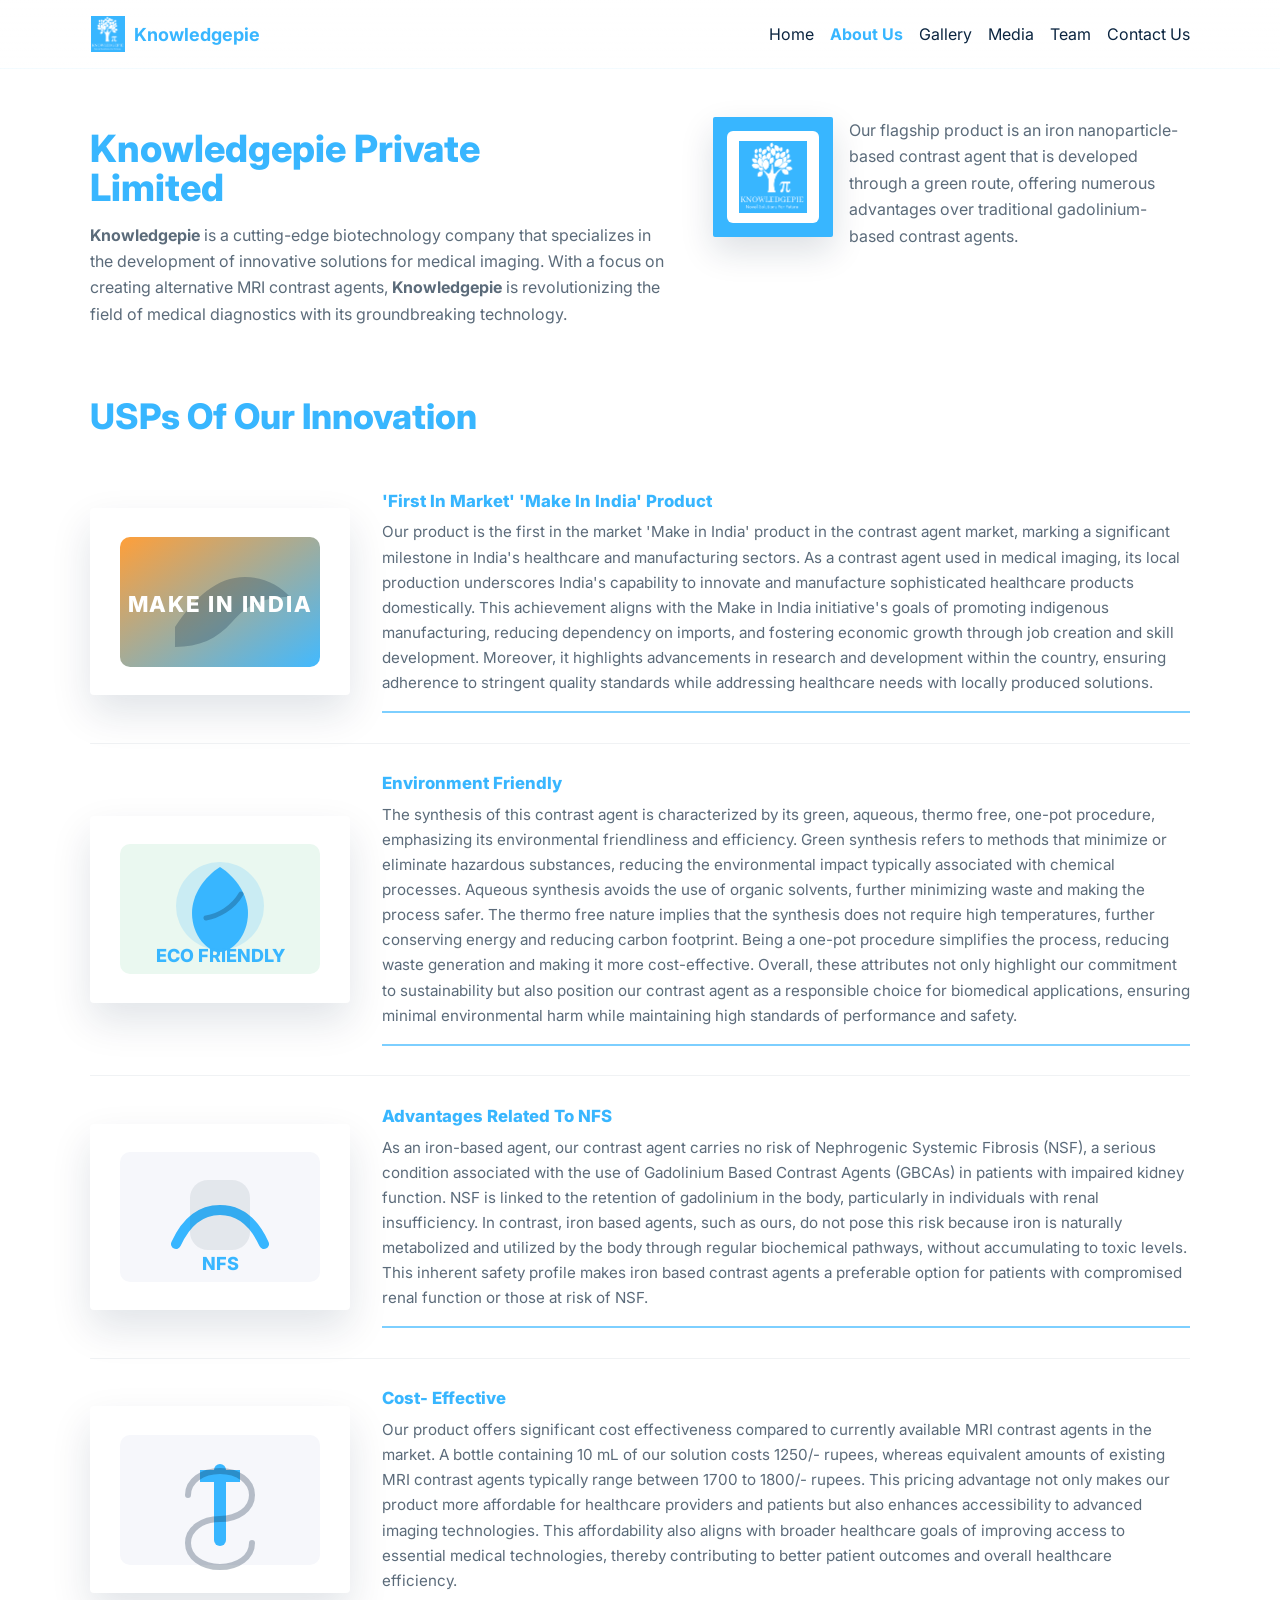
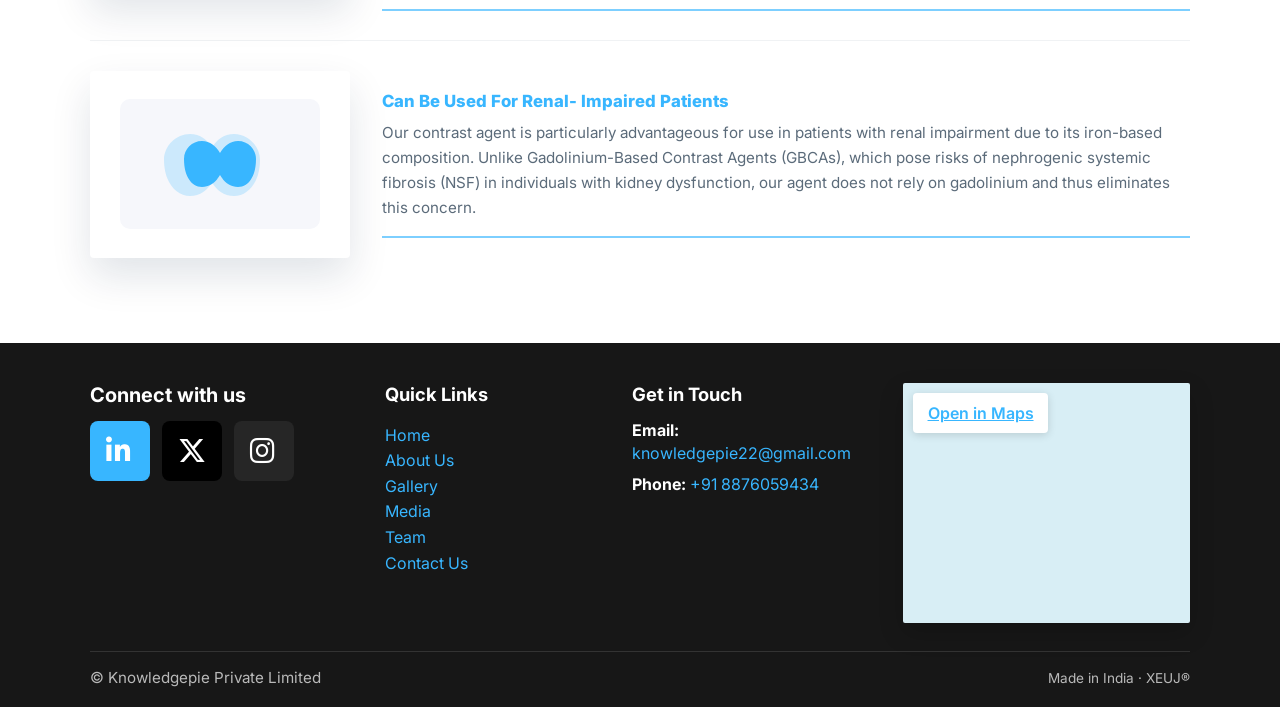
<file: about.html>
<!doctype html>
<html lang="en">
<head>
  <meta charset="utf-8" />
  <meta name="viewport" content="width=device-width,initial-scale=1" />
  <title>About Us - Knowledgepie</title>
  <link rel="preconnect" href="https://fonts.gstatic.com" crossorigin>
  <link href="https://fonts.googleapis.com/css2?family=Inter:wght@300;400;600;700;800&display=swap" rel="stylesheet">
  <link rel="stylesheet" href="https://cdnjs.cloudflare.com/ajax/libs/font-awesome/6.5.2/css/all.min.css" crossorigin="anonymous" referrerpolicy="no-referrer" />
  <link rel="stylesheet" href="css/style.css">
  <link rel="icon" href="media/logo.png" type="image/png">
  <link rel="apple-touch-icon" href="media/logo.png">
</head>
<body class="page-about">
  <header class="site-header">
    <div class="container header-inner">
      <a class="brand" href="index.html">
        <img src="media/logo.png" alt="Knowledgepie logo" class="brand-logo">
        <span class="brand-text">Knowledgepie</span>
      </a>
      <button id="navToggle" class="nav-toggle" type="button" aria-label="Open menu" aria-expanded="false" aria-controls="siteNav">
        <span class="nav-toggle-icon nav-toggle-menu" aria-hidden="true">☰</span>
        <span class="nav-toggle-icon nav-toggle-close" aria-hidden="true">✕</span>
      </button>
      <nav id="siteNav" class="site-nav">
        <a href="index.html">Home</a>
        <a href="about.html">About Us</a>
        <a href="gallery.html">Gallery</a>
        <a href="media.html">Media</a>
        <a href="team.html">Team</a>
        <a href="contact.html">Contact Us</a>
      </nav>
    </div>
  </header>

  <main>
    

    <section class="about-intro">
      <div class="container about-intro-grid">
        <div>
         
          <h2 class="about-title">Knowledgepie Private<br>Limited</h2>
          <p class="about-intro-lead"><strong>Knowledgepie</strong> is a cutting-edge biotechnology company that specializes in
            the development of innovative solutions for medical imaging. With a focus on creating alternative MRI contrast
            agents, <strong>Knowledgepie</strong> is revolutionizing the field of medical diagnostics with its groundbreaking technology.</p>
        </div>

        <div class="about-logo-panel">
          <div class="about-logo-box" aria-label="Knowledgepie logo">
            <img src="media/logo.png" alt="Knowledgepie logo">
          </div>
          <p class="about-logo-copy">Our flagship product is an iron nanoparticle-based contrast agent that is developed through a green route, offering
            numerous advantages over traditional gadolinium-based contrast agents.</p>
        </div>
      </div>
    </section>

    <section class="about-usps" aria-label="USPs of our innovation">
      <div class="container">
        <h2>USPs Of Our Innovation</h2>

        <article class="usp-item">
          <div class="usp-media" aria-hidden="true">
            <svg viewBox="0 0 220 150" role="img" focusable="false" aria-label="Make in India">
              <defs>
                <linearGradient id="g1" x1="0" x2="1" y1="0" y2="1">
                  <stop offset="0" stop-color="#ff9a2f" />
                  <stop offset="1" stop-color="#38b6ff" />
                </linearGradient>
              </defs>
              <rect x="10" y="10" width="200" height="130" rx="10" fill="url(#g1)" opacity=".95" />
              <path d="M65 100c20-30 42-50 70-50 18 0 35 8 45 20-30 0-45 10-58 25-15 17-33 25-57 25z" fill="#0b2540" opacity=".25" />
              <text x="110" y="85" text-anchor="middle" font-size="22" font-weight="800" fill="#ffffff" style="letter-spacing:.08em">MAKE IN INDIA</text>
            </svg>
          </div>
          <div class="usp-content">
            <h3>'First In Market' 'Make In India' Product</h3>
            <p>Our product is the first in the market 'Make in India' product in the contrast agent market, marking a significant milestone in India's healthcare and manufacturing sectors. As a contrast agent used in medical imaging, its local production underscores India's capability to innovate and manufacture sophisticated healthcare products domestically. This achievement aligns with the Make in India initiative's goals of promoting indigenous manufacturing, reducing dependency on imports, and fostering economic growth through job creation and skill development. Moreover, it highlights advancements in research and development within the country, ensuring adherence to stringent quality standards while addressing healthcare needs with locally produced solutions.</p>
          </div>
        </article>

        <article class="usp-item">
          <div class="usp-media" aria-hidden="true">
            <svg viewBox="0 0 220 150" role="img" focusable="false" aria-label="Environment friendly">
              <rect x="10" y="10" width="200" height="130" rx="10" fill="#eaf8f0" />
              <circle cx="110" cy="72" r="44" fill="#38b6ff" opacity=".18" />
              <path d="M110 33c16 10 28 28 28 46 0 23-16 39-28 39S82 102 82 79c0-18 12-36 28-46z" fill="#38b6ff" />
              <path d="M96 84c12-2 27-10 35-24" fill="none" stroke="#0b2540" stroke-width="5" stroke-linecap="round" opacity=".28" />
              <text x="110" y="128" text-anchor="middle" font-size="18" font-weight="800" fill="#38b6ff">ECO FRIENDLY</text>
            </svg>
          </div>
          <div class="usp-content">
            <h3>Environment Friendly</h3>
            <p>The synthesis of this contrast agent is characterized by its green, aqueous, thermo free, one-pot procedure, emphasizing its environmental friendliness and efficiency. Green synthesis refers to methods that minimize or eliminate hazardous substances, reducing the environmental impact typically associated with chemical processes. Aqueous synthesis avoids the use of organic solvents, further minimizing waste and making the process safer. The thermo free nature implies that the synthesis does not require high temperatures, further conserving energy and reducing carbon footprint. Being a one-pot procedure simplifies the process, reducing waste generation and making it more cost-effective. Overall, these attributes not only highlight our commitment to sustainability but also position our contrast agent as a responsible choice for biomedical applications, ensuring minimal environmental harm while maintaining high standards of performance and safety.</p>
          </div>
        </article>

        <article class="usp-item">
          <div class="usp-media" aria-hidden="true">
            <svg viewBox="0 0 220 150" role="img" focusable="false" aria-label="NFS advantages">
              <rect x="10" y="10" width="200" height="130" rx="10" fill="#f6f7fb" />
              <path d="M66 102c10-22 24-34 44-34s34 12 44 34" fill="none" stroke="#38b6ff" stroke-width="10" stroke-linecap="round" />
              <path d="M80 56c0-10 8-18 18-18h24c10 0 18 8 18 18v34c0 10-8 18-18 18H98c-10 0-18-8-18-18V56z" fill="#0b2540" opacity=".08" />
              <text x="110" y="128" text-anchor="middle" font-size="18" font-weight="800" fill="#38b6ff">NFS</text>
            </svg>
          </div>
          <div class="usp-content">
            <h3>Advantages Related To NFS</h3>
            <p>As an iron-based agent, our contrast agent carries no risk of Nephrogenic Systemic Fibrosis (NSF), a serious condition associated with the use of Gadolinium Based Contrast Agents (GBCAs) in patients with impaired kidney function. NSF is linked to the retention of gadolinium in the body, particularly in individuals with renal insufficiency. In contrast, iron based agents, such as ours, do not pose this risk because iron is naturally metabolized and utilized by the body through regular biochemical pathways, without accumulating to toxic levels. This inherent safety profile makes iron based contrast agents a preferable option for patients with compromised renal function or those at risk of NSF.</p>
          </div>
        </article>

        <article class="usp-item">
          <div class="usp-media" aria-hidden="true">
            <svg viewBox="0 0 220 150" role="img" focusable="false" aria-label="Cost effective">
              <rect x="10" y="10" width="200" height="130" rx="10" fill="#f6f7fb" />
              <path d="M90 45h40v12H90z" fill="#38b6ff" />
              <path d="M110 45v70" stroke="#38b6ff" stroke-width="12" stroke-linecap="round" />
              <path d="M78 70c0-14 14-24 32-24s32 10 32 24-14 24-32 24-32 10-32 24 14 24 32 24 32-10 32-24" fill="none" stroke="#0b2540" stroke-width="6" stroke-linecap="round" opacity=".28" />
            </svg>
          </div>
          <div class="usp-content">
            <h3>Cost- Effective</h3>
            <p>Our product offers significant cost effectiveness compared to currently available MRI contrast agents in the market. A bottle containing 10 mL of our solution costs 1250/- rupees, whereas equivalent amounts of existing MRI contrast agents typically range between 1700 to 1800/- rupees. This pricing advantage not only makes our product more affordable for healthcare providers and patients but also enhances accessibility to advanced imaging technologies. This affordability also aligns with broader healthcare goals of improving access to essential medical technologies, thereby contributing to better patient outcomes and overall healthcare efficiency.</p>
          </div>
        </article>

        <article class="usp-item">
          <div class="usp-media" aria-hidden="true">
            <svg viewBox="0 0 220 150" role="img" focusable="false" aria-label="Renal impaired patients">
              <rect x="10" y="10" width="200" height="130" rx="10" fill="#f6f7fb" />
              <path d="M80 45c-14 0-26 12-26 26 0 22 12 36 26 36 10 0 18-6 22-14 4 8 12 14 22 14 14 0 26-14 26-36 0-14-12-26-26-26-10 0-18 6-22 14-4-8-12-14-22-14z" fill="#38b6ff" opacity=".22" />
              <path d="M92 52c-10 0-18 8-18 18 0 18 8 28 18 28 8 0 14-5 18-12 4 7 10 12 18 12 10 0 18-10 18-28 0-10-8-18-18-18-8 0-14 5-18 12-4-7-10-12-18-12z" fill="#38b6ff" />
            </svg>
          </div>
          <div class="usp-content">
            <h3>Can Be Used For Renal- Impaired Patients</h3>
            <p>Our contrast agent is particularly advantageous for use in patients with renal impairment due to its iron-based composition. Unlike Gadolinium-Based Contrast Agents (GBCAs), which pose risks of nephrogenic systemic fibrosis (NSF) in individuals with kidney dysfunction, our agent does not rely on gadolinium and thus eliminates this concern.</p>
          </div>
        </article>
      </div>
    </section>
  </main>

  <footer class="site-footer">
    <div class="container footer-grid">
      <section class="footer-col footer-social" aria-labelledby="footer-connect-title">
        <h2 id="footer-connect-title">Connect with us</h2>
        <div class="social-links" aria-label="Social links">
          <a class="social-link linkedin" href="http://www.linkedin.com/in/knowledgepie-madhulekha-997b7b245" aria-label="LinkedIn">
            <i class="fa-brands fa-linkedin-in" aria-hidden="true"></i>
          </a>
          <a class="social-link x" href="https://x.com/knowledge_pie/" aria-label="X">
            <i class="fa-brands fa-x-twitter" aria-hidden="true"></i>
          </a>
          <a class="social-link instagram" href="https://www.instagram.com/knowledge_pie/" aria-label="Instagram">
            <i class="fa-brands fa-instagram" aria-hidden="true"></i>
          </a>
        </div>
      </section>

      <nav class="footer-col footer-links" aria-labelledby="footer-links-title">
        <h2 id="footer-links-title">Quick Links</h2>
        <a href="index.html">Home</a>
        <a href="about.html">About Us</a>
        <a href="gallery.html">Gallery</a>
        <a href="media.html">Media</a>
        <a href="team.html">Team</a>
        <a href="contact.html">Contact Us</a>
      </nav>

      <section class="footer-col footer-contact" aria-labelledby="footer-contact-title">
        <h2 id="footer-contact-title">Get in Touch</h2>
        <p><strong>Email:</strong> <a href="mailto:knowledgepie22@gmail.com">knowledgepie22@gmail.com</a></p>
        <p><strong>Phone:</strong> <a href="tel:+918876059434">+91 8876059434</a></p>
      </section>

      <section class="footer-col footer-map" aria-labelledby="footer-map-title">
        <h2 id="footer-map-title" class="sr-only">Map</h2>
        <div class="map-link">
          <a class="map-button" href="https://www.google.com/maps/search/?api=1&query=Knowledgepie%20Private%20Limited" target="_blank" rel="noreferrer">Open in Maps</a>
          <iframe
            title="Knowledgepie location preview"
            src="https://www.openstreetmap.org/export/embed.html?bbox=94.420%2C26.620%2C94.560%2C26.780&layer=mapnik"
            loading="lazy"
            referrerpolicy="no-referrer-when-downgrade"></iframe>
        </div>
      </section>
    </div>
    <div class="container footer-bottom">
      <div>© Knowledgepie Private Limited</div>
      <div class="small">Made in India · XEUJ®</div>
    </div>
  </footer>

  <script src="js/main.js"></script>
</body>
</html>
</file>
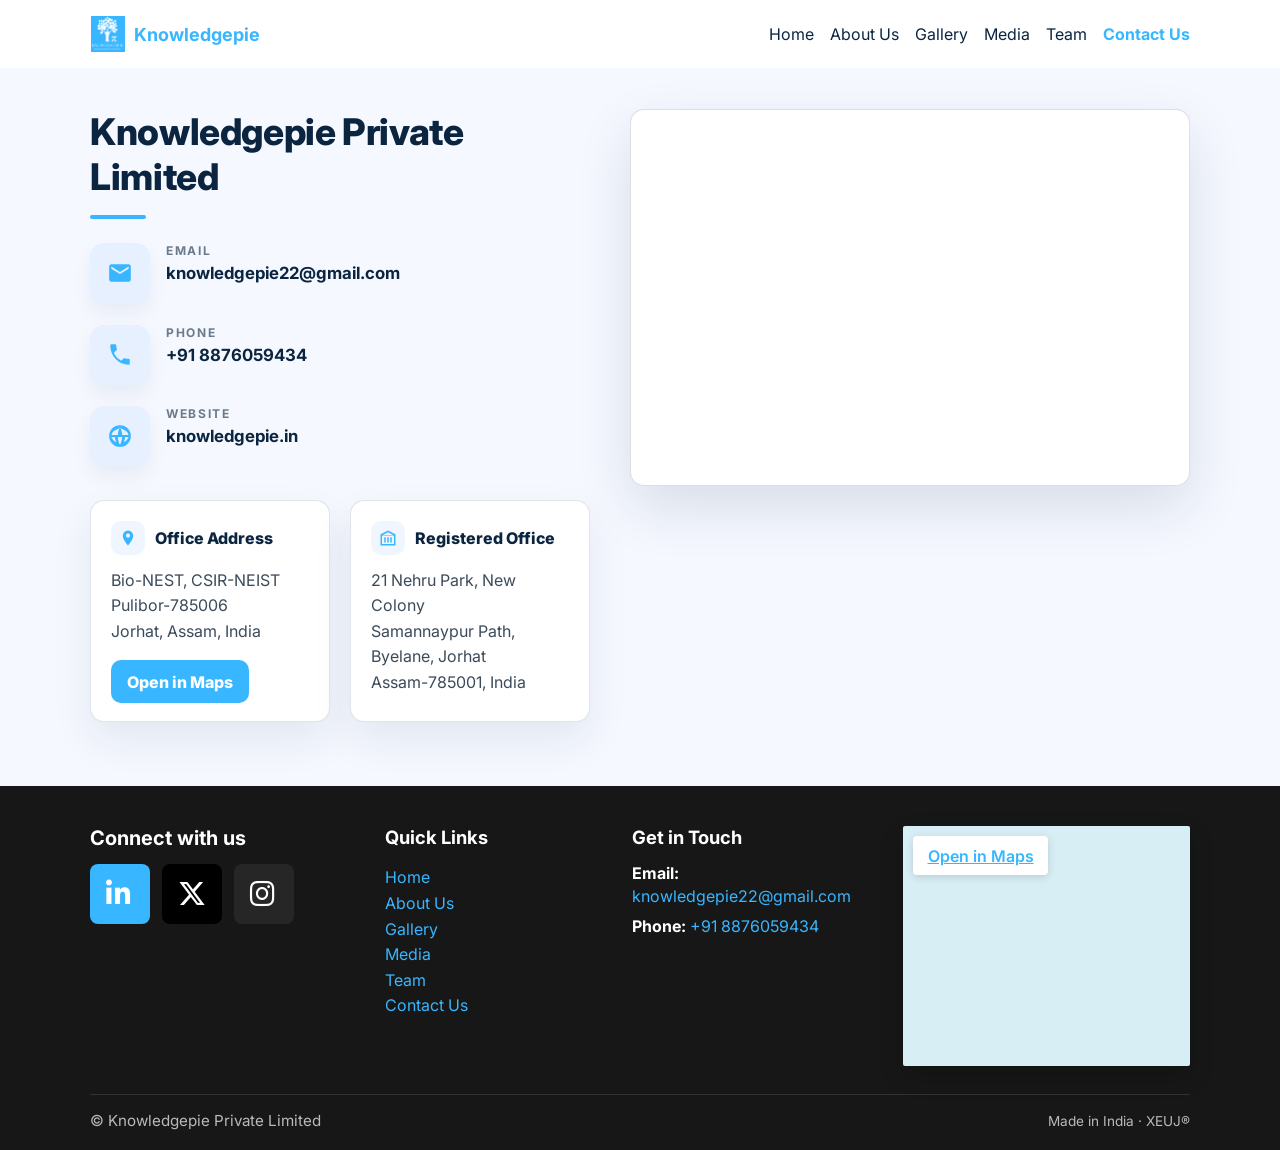
<file: contact.html>
<!doctype html>
<html lang="en">

<head>
  <meta charset="utf-8" />
  <meta name="viewport" content="width=device-width,initial-scale=1" />
  <title>Contact Us - Knowledgepie</title>
  <link rel="preconnect" href="https://fonts.gstatic.com" crossorigin>
  <link href="https://fonts.googleapis.com/css2?family=Inter:wght@300;400;600;700;800&display=swap" rel="stylesheet">
  <link rel="stylesheet" href="https://cdnjs.cloudflare.com/ajax/libs/font-awesome/6.5.2/css/all.min.css"
    crossorigin="anonymous" referrerpolicy="no-referrer" />
  <link rel="stylesheet" href="css/style.css">
  <link rel="icon" href="media/logo.png" type="image/png">
  <link rel="apple-touch-icon" href="media/logo.png">
</head>

<body class="page-contact">
  <header class="site-header">
    <div class="container header-inner">
      <a class="brand" href="index.html">
        <img src="media/logo.png" alt="Knowledgepie logo" class="brand-logo">
        <span class="brand-text">Knowledgepie</span>
      </a>
      <button id="navToggle" class="nav-toggle" type="button" aria-label="Open menu" aria-expanded="false"
        aria-controls="siteNav">
        <span class="nav-toggle-icon nav-toggle-menu" aria-hidden="true">☰</span>
        <span class="nav-toggle-icon nav-toggle-close" aria-hidden="true">✕</span>
      </button>
      <nav id="siteNav" class="site-nav">
        <a href="index.html">Home</a>
        <a href="about.html">About Us</a>
        <a href="gallery.html">Gallery</a>
        <a href="media.html">Media</a>
        <a href="team.html">Team</a>
        <a href="contact.html">Contact Us</a>
      </nav>
    </div>
  </header>

  <main class="contact-page">
    <section class="contact-wrap">
      <div class="container contact-layout">
        <div class="contact-left">
          <h1 class="contact-heading">Knowledgepie Private Limited</h1>
          <div class="contact-underline" aria-hidden="true"></div>

          <div class="contact-info" aria-label="Contact details">
            <div class="contact-info-item">
              <div class="contact-info-icon" aria-hidden="true">
                <svg viewBox="0 0 24 24" role="img" focusable="false" aria-hidden="true">
                  <path fill="currentColor"
                    d="M20 4H4c-1.1 0-2 .9-2 2v12c0 1.1.9 2 2 2h16c1.1 0 2-.9 2-2V6c0-1.1-.9-2-2-2Zm0 4-8 5L4 8V6l8 5 8-5v2Z" />
                </svg>
              </div>
              <div class="contact-info-body">
                <div class="contact-info-kicker">Email</div>
                <a class="contact-info-value" href="mailto:knowledgepie22@gmail.com">knowledgepie22@gmail.com</a>
              </div>
            </div>

            <div class="contact-info-item">
              <div class="contact-info-icon" aria-hidden="true">
                <svg viewBox="0 0 24 24" role="img" focusable="false" aria-hidden="true">
                  <path fill="currentColor"
                    d="M6.62 10.79a15.05 15.05 0 0 0 6.59 6.59l2.2-2.2a1 1 0 0 1 1.02-.24c1.12.37 2.33.57 3.57.57a1 1 0 0 1 1 1V20a1 1 0 0 1-1 1C10.85 21 3 13.15 3 3a1 1 0 0 1 1-1h3.5a1 1 0 0 1 1 1c0 1.24.2 2.45.57 3.57a1 1 0 0 1-.24 1.02l-2.2 2.2Z" />
                </svg>
              </div>
              <div class="contact-info-body">
                <div class="contact-info-kicker">Phone</div>
                <div class="contact-info-lines">
                  <a class="contact-info-value" href="tel:+918876059434">+91 8876059434</a>
                 
                </div>
              </div>
            </div>

            <div class="contact-info-item">
              <div class="contact-info-icon" aria-hidden="true">
                <svg viewBox="0 0 24 24" role="img" focusable="false" aria-hidden="true">
                  <path fill="currentColor"
                    d="M12 2a10 10 0 1 0 0 20 10 10 0 0 0 0-20Zm7.93 9h-3.17a15.8 15.8 0 0 0-1.2-5.01A8.02 8.02 0 0 1 19.93 11ZM12 4c.9 1.2 1.67 3.33 2.02 7H9.98C10.33 7.33 11.1 5.2 12 4ZM4.07 13h3.17c.21 1.74.65 3.45 1.2 5.01A8.02 8.02 0 0 1 4.07 13Zm3.17-2H4.07a8.02 8.02 0 0 1 4.37-5.01c-.55 1.56-.99 3.27-1.2 5.01Zm2.74 2h4.04c-.35 3.67-1.12 5.8-2.02 7-.9-1.2-1.67-3.33-2.02-7Zm5.58 5.01c.55-1.56.99-3.27 1.2-5.01h3.17a8.02 8.02 0 0 1-4.37 5.01ZM16.76 11H7.24c.21-1.7.63-3.28 1.17-4.6C9.61 5.52 10.95 4.5 12 4.5s2.39 1.02 3.59 1.9c.54 1.32.96 2.9 1.17 4.6Z" />
                </svg>
              </div>
              <div class="contact-info-body">
                <div class="contact-info-kicker">Website</div>
                <a class="contact-info-value" href="https://knowledgepie.in" target="_blank"
                  rel="noreferrer">knowledgepie.in</a>
              </div>
            </div>
          </div>

          <div class="contact-address-grid" aria-label="Addresses">
            <div class="contact-address-card">
              <div class="contact-address-head">
                <span class="contact-address-icon" aria-hidden="true">
                  <svg viewBox="0 0 24 24" focusable="false" aria-hidden="true">
                    <path fill="currentColor"
                      d="M12 2a7 7 0 0 0-7 7c0 5.25 7 13 7 13s7-7.75 7-13a7 7 0 0 0-7-7Zm0 9.5A2.5 2.5 0 1 1 12 6a2.5 2.5 0 0 1 0 5.5Z" />
                  </svg>
                </span>
                <h2 class="contact-address-title">Office Address</h2>
              </div>
              <address class="contact-address-text">
                Bio-NEST, CSIR-NEIST<br>
                Pulibor-785006<br>
                Jorhat, Assam, India
              </address>
              <a class="btn contact-maps-btn"
                href="https://www.google.com/maps/search/?api=1&query=Bio-NEST%20CSIR-NEIST%20Jorhat%20Assam"
                target="_blank" rel="noreferrer">Open in Maps</a>
            </div>

            <div class="contact-address-card">
              <div class="contact-address-head">
                <span class="contact-address-icon" aria-hidden="true">
                  <svg viewBox="0 0 24 24" focusable="false" aria-hidden="true">
                    <path fill="currentColor"
                      d="M12 2 2 7v15h20V7L12 2Zm0 2.2 7.5 4.1H4.5L12 4.2ZM4 20V9h16v11H4Zm3-9h2v7H7v-7Zm4 0h2v7h-2v-7Zm4 0h2v7h-2v-7Z" />
                  </svg>
                </span>
                <h2 class="contact-address-title">Registered Office</h2>
              </div>
              <address class="contact-address-text">
                21 Nehru Park, New Colony<br>
                Samannaypur Path, Byelane, Jorhat<br>
                Assam-785001, India
              </address>
            </div>
          </div>
        </div>

        <div class="contact-right">
          <div class="contact-form-card" aria-label="Contact form">
            <iframe
              data-tally-src="https://tally.so/embed/2EDdPV?alignLeft=1&hideTitle=1&transparentBackground=1&dynamicHeight=1"
              loading="lazy" width="100%" height="313" frameborder="0" marginheight="0" marginwidth="0"
              title="Contact Form Template"></iframe>
            <script>
              var d = document,
                w = "https://tally.so/widgets/embed.js",
                v = function () {
                  if ("undefined" != typeof Tally) Tally.loadEmbeds();
                  else d.querySelectorAll('iframe[data-tally-src]:not([src])').forEach(function (e) {
                    e.src = e.dataset.tallySrc;
                  });
                };

              if ("undefined" != typeof Tally) v();
              else if (d.querySelector('script[src="' + w + '"]') == null) {
                var s = d.createElement("script");
                s.src = w;
                s.onload = v;
                s.onerror = v;
                d.body.appendChild(s);
              }
            </script>
          </div>
        </div>
      </div>
    </section>
  </main>

  <footer class="site-footer">
    <div class="container footer-grid">
      <section class="footer-col footer-social" aria-labelledby="footer-connect-title">
        <h2 id="footer-connect-title">Connect with us</h2>
        <div class="social-links" aria-label="Social links">
          <a class="social-link linkedin" href="http://www.linkedin.com/in/knowledgepie-madhulekha-997b7b245" aria-label="LinkedIn">
            <i class="fa-brands fa-linkedin-in" aria-hidden="true"></i>
          </a>
          <a class="social-link x" href="https://x.com/knowledge_pie/" aria-label="X">
            <i class="fa-brands fa-x-twitter" aria-hidden="true"></i>
          </a>
          <a class="social-link instagram" href="https://www.instagram.com/knowledge_pie/" aria-label="Instagram">
            <i class="fa-brands fa-instagram" aria-hidden="true"></i>
          </a>
        </div>
      </section>

      <nav class="footer-col footer-links" aria-labelledby="footer-links-title">
        <h2 id="footer-links-title">Quick Links</h2>
        <a href="index.html">Home</a>
        <a href="about.html">About Us</a>
        <a href="gallery.html">Gallery</a>
        <a href="media.html">Media</a>
        <a href="team.html">Team</a>
        <a href="contact.html">Contact Us</a>
      </nav>

      <section class="footer-col footer-contact" aria-labelledby="footer-contact-title">
        <h2 id="footer-contact-title">Get in Touch</h2>
        <p><strong>Email:</strong> <a href="mailto:knowledgepie22@gmail.com">knowledgepie22@gmail.com</a></p>
        <p><strong>Phone:</strong> <a href="tel:+918876059434">+91 8876059434</a></p>
      </section>

      <section class="footer-col footer-map" aria-labelledby="footer-map-title">
        <h2 id="footer-map-title" class="sr-only">Map</h2>
        <div class="map-link">
          <a class="map-button" href="https://www.google.com/maps/search/?api=1&query=Bio-NEST+CSIR-NEIST+Jorhat"
            target="_blank" rel="noreferrer">Open in Maps</a>
          <iframe title="Knowledgepie location preview"
            src="https://maps.google.com/maps?q=Bio-NEST+CSIR-NEIST+Jorhat+Assam&hl=en&z=14&output=embed" loading="lazy"
            referrerpolicy="no-referrer-when-downgrade"></iframe>
        </div>
      </section>
    </div>
    <div class="container footer-bottom">
      <div>© Knowledgepie Private Limited</div>
      <div class="small">Made in India · XEUJ®</div>
    </div>
  </footer>

  <button type="button" class="scroll-top" id="scrollTop" aria-label="Scroll to top">↑</button>

  <script src="js/main.js"></script>
</body>

</html>
</file>
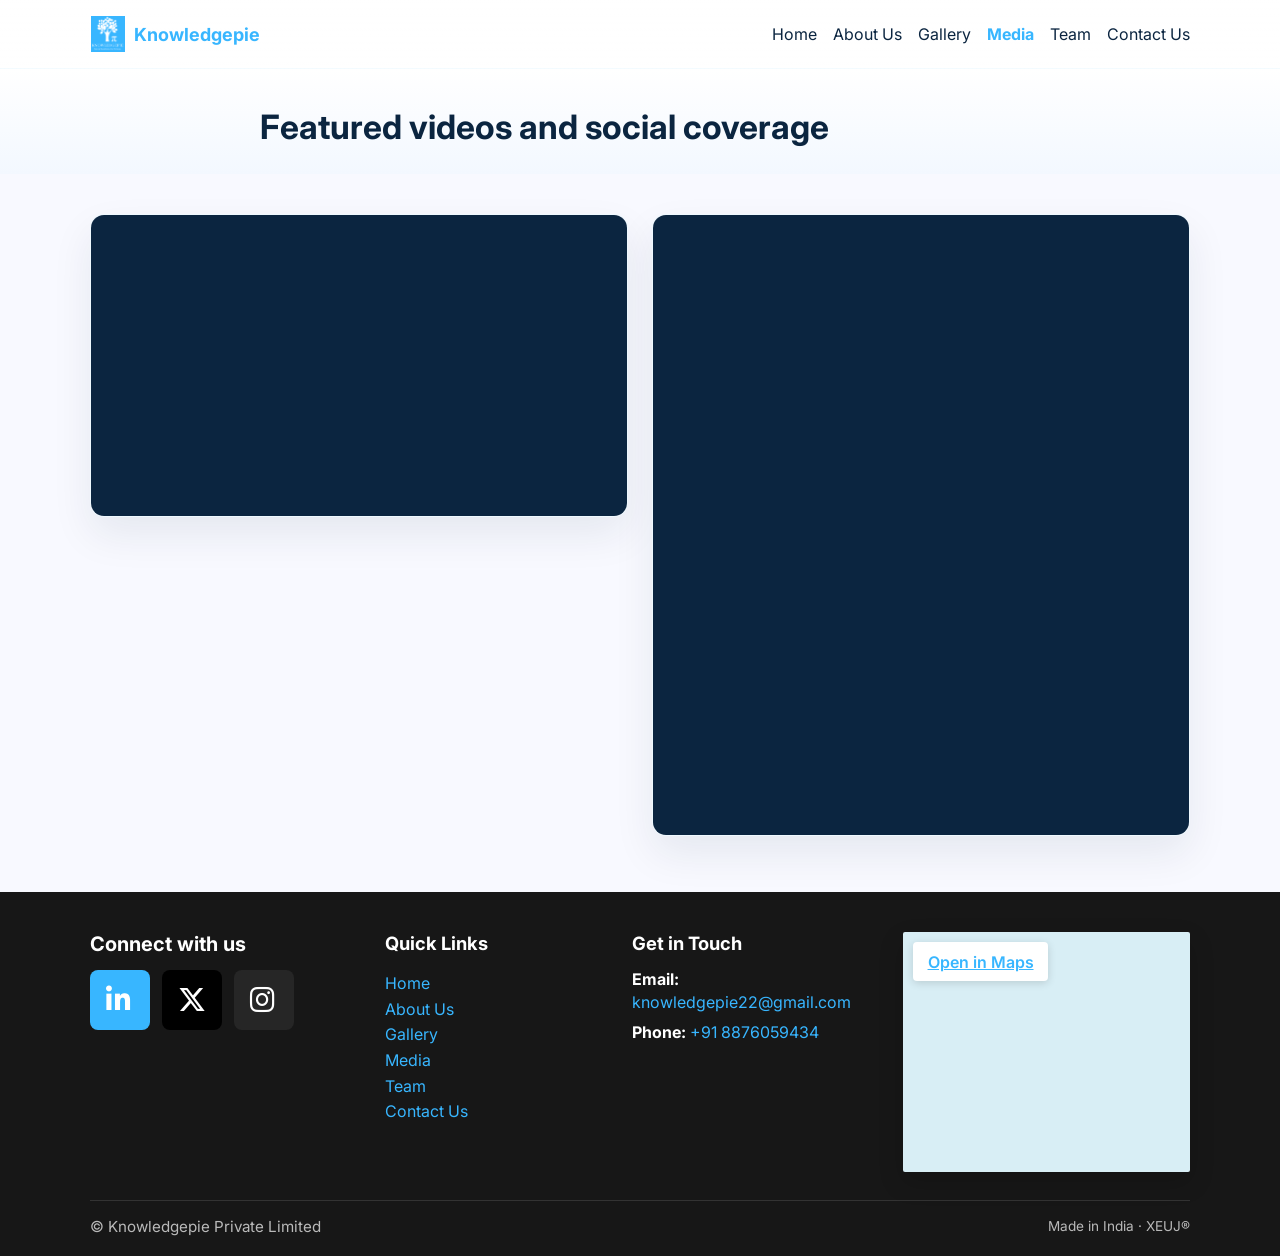
<file: media.html>
<!doctype html>
<html lang="en">

<head>
  <meta charset="utf-8" />
  <meta name="viewport" content="width=device-width,initial-scale=1" />
  <title>Media - Knowledgepie</title>
  <link rel="preconnect" href="https://fonts.gstatic.com" crossorigin>
  <link href="https://fonts.googleapis.com/css2?family=Inter:wght@300;400;600;700;800&display=swap" rel="stylesheet">
  <link rel="stylesheet" href="https://cdnjs.cloudflare.com/ajax/libs/font-awesome/6.5.2/css/all.min.css"
    crossorigin="anonymous" referrerpolicy="no-referrer" />
  <link rel="stylesheet" href="css/style.css">
  <link rel="icon" href="media/logo.png" type="image/png">
  <link rel="apple-touch-icon" href="media/logo.png">
</head>

<body class="page-media">
  <header class="site-header">
    <div class="container header-inner">
      <a class="brand" href="index.html">
        <img src="media/logo.png" alt="Knowledgepie logo" class="brand-logo">
        <span class="brand-text">Knowledgepie</span>
      </a>
      <button id="navToggle" class="nav-toggle" type="button" aria-label="Open menu" aria-expanded="false"
        aria-controls="siteNav">
        <span class="nav-toggle-icon nav-toggle-menu" aria-hidden="true">☰</span>
        <span class="nav-toggle-icon nav-toggle-close" aria-hidden="true">✕</span>
      </button>
      <nav id="siteNav" class="site-nav">
        <a href="index.html">Home</a>
        <a href="about.html">About Us</a>
        <a href="gallery.html">Gallery</a>
        <a href="media.html">Media</a>
        <a href="team.html">Team</a>
        <a href="contact.html">Contact Us</a>
      </nav>
    </div>
  </header>

  <main class="media-page">
    <section class="page-hero media-hero">
      <div class="container page-hero-inner">

        <h1>Featured videos and social coverage</h1>

      </div>
    </section>

    <section class="section media-section">
      <div class="container">
        <div class="media-grid">
          <article class="media-card media-video-card">
            <div class="media-embed media-embed-video">
              <iframe src="https://www.youtube.com/embed/K5m5GIbKXL0?si=WEXiIH4GWIvXjsu2" title="Knowledgepie video"
                width="1280" height="720" loading="lazy"
                allow="accelerometer; autoplay; clipboard-write; encrypted-media; gyroscope; picture-in-picture; web-share"
                allowfullscreen></iframe>
            </div>
          </article>

          <article class="media-card media-post-card">
            <div class="media-embed media-embed-post">
              <iframe src="https://www.linkedin.com/embed/feed/update/urn:li:ugcPost:7374401672720076800?compact=1"
                title="Embedded LinkedIn post" width="100%" height="620" frameborder="0" allowfullscreen
                loading="lazy"></iframe>
            </div>
          </article>
        </div>
      </div>
    </section>
  </main>

  <footer class="site-footer">
    <div class="container footer-grid">
      <section class="footer-col footer-social" aria-labelledby="footer-connect-title">
        <h2 id="footer-connect-title">Connect with us</h2>
        <div class="social-links" aria-label="Social links">
          <a class="social-link linkedin" href="http://www.linkedin.com/in/knowledgepie-madhulekha-997b7b245" aria-label="LinkedIn">
            <i class="fa-brands fa-linkedin-in" aria-hidden="true"></i>
          </a>
          <a class="social-link x" href="https://x.com/knowledge_pie/" aria-label="X">
            <i class="fa-brands fa-x-twitter" aria-hidden="true"></i>
          </a>
          <a class="social-link instagram" href="https://www.instagram.com/knowledge_pie/" aria-label="Instagram">
            <i class="fa-brands fa-instagram" aria-hidden="true"></i>
          </a>
        </div>
      </section>

      <nav class="footer-col footer-links" aria-labelledby="footer-links-title">
        <h2 id="footer-links-title">Quick Links</h2>
        <a href="index.html">Home</a>
        <a href="about.html">About Us</a>
        <a href="gallery.html">Gallery</a>
        <a href="media.html">Media</a>
        <a href="team.html">Team</a>
        <a href="contact.html">Contact Us</a>
      </nav>

      <section class="footer-col footer-contact" aria-labelledby="footer-contact-title">
        <h2 id="footer-contact-title">Get in Touch</h2>
        <p><strong>Email:</strong> <a href="mailto:knowledgepie22@gmail.com">knowledgepie22@gmail.com</a></p>
        <p><strong>Phone:</strong> <a href="tel:+918876059434">+91 8876059434</a></p>
      </section>

      <section class="footer-col footer-map" aria-labelledby="footer-map-title">
        <h2 id="footer-map-title" class="sr-only">Map</h2>
        <div class="map-link">
          <a class="map-button" href="https://www.google.com/maps/search/?api=1&query=Knowledgepie%20Private%20Limited"
            target="_blank" rel="noreferrer">Open in Maps</a>
          <iframe title="Knowledgepie location preview"
            src="https://www.openstreetmap.org/export/embed.html?bbox=94.420%2C26.620%2C94.560%2C26.780&layer=mapnik"
            loading="lazy" referrerpolicy="no-referrer-when-downgrade"></iframe>
        </div>
      </section>
    </div>
    <div class="container footer-bottom">
      <div>© Knowledgepie Private Limited</div>
      <div class="small">Made in India · XEUJ®</div>
    </div>
  </footer>

  <button type="button" class="scroll-top" id="scrollTop" aria-label="Scroll to top">↑</button>

  <script src="js/main.js"></script>
</body>

</html>
</file>
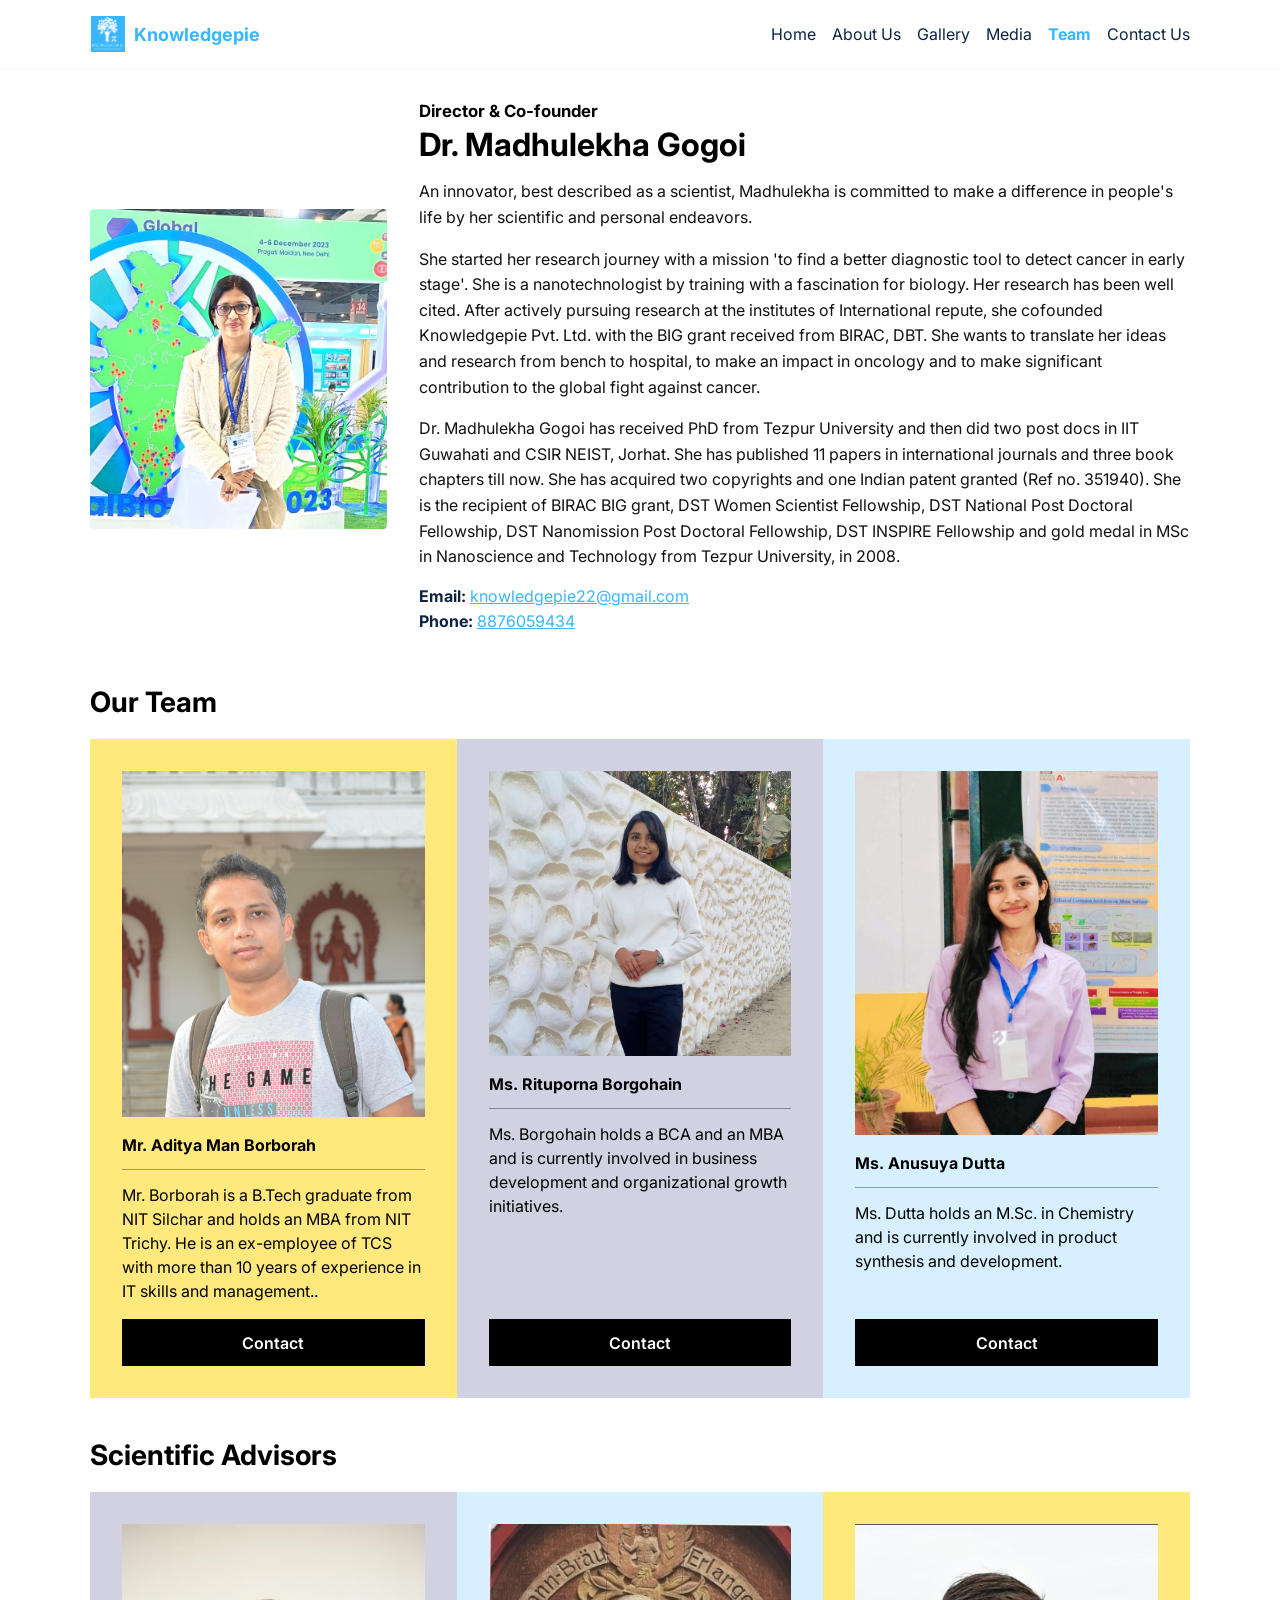
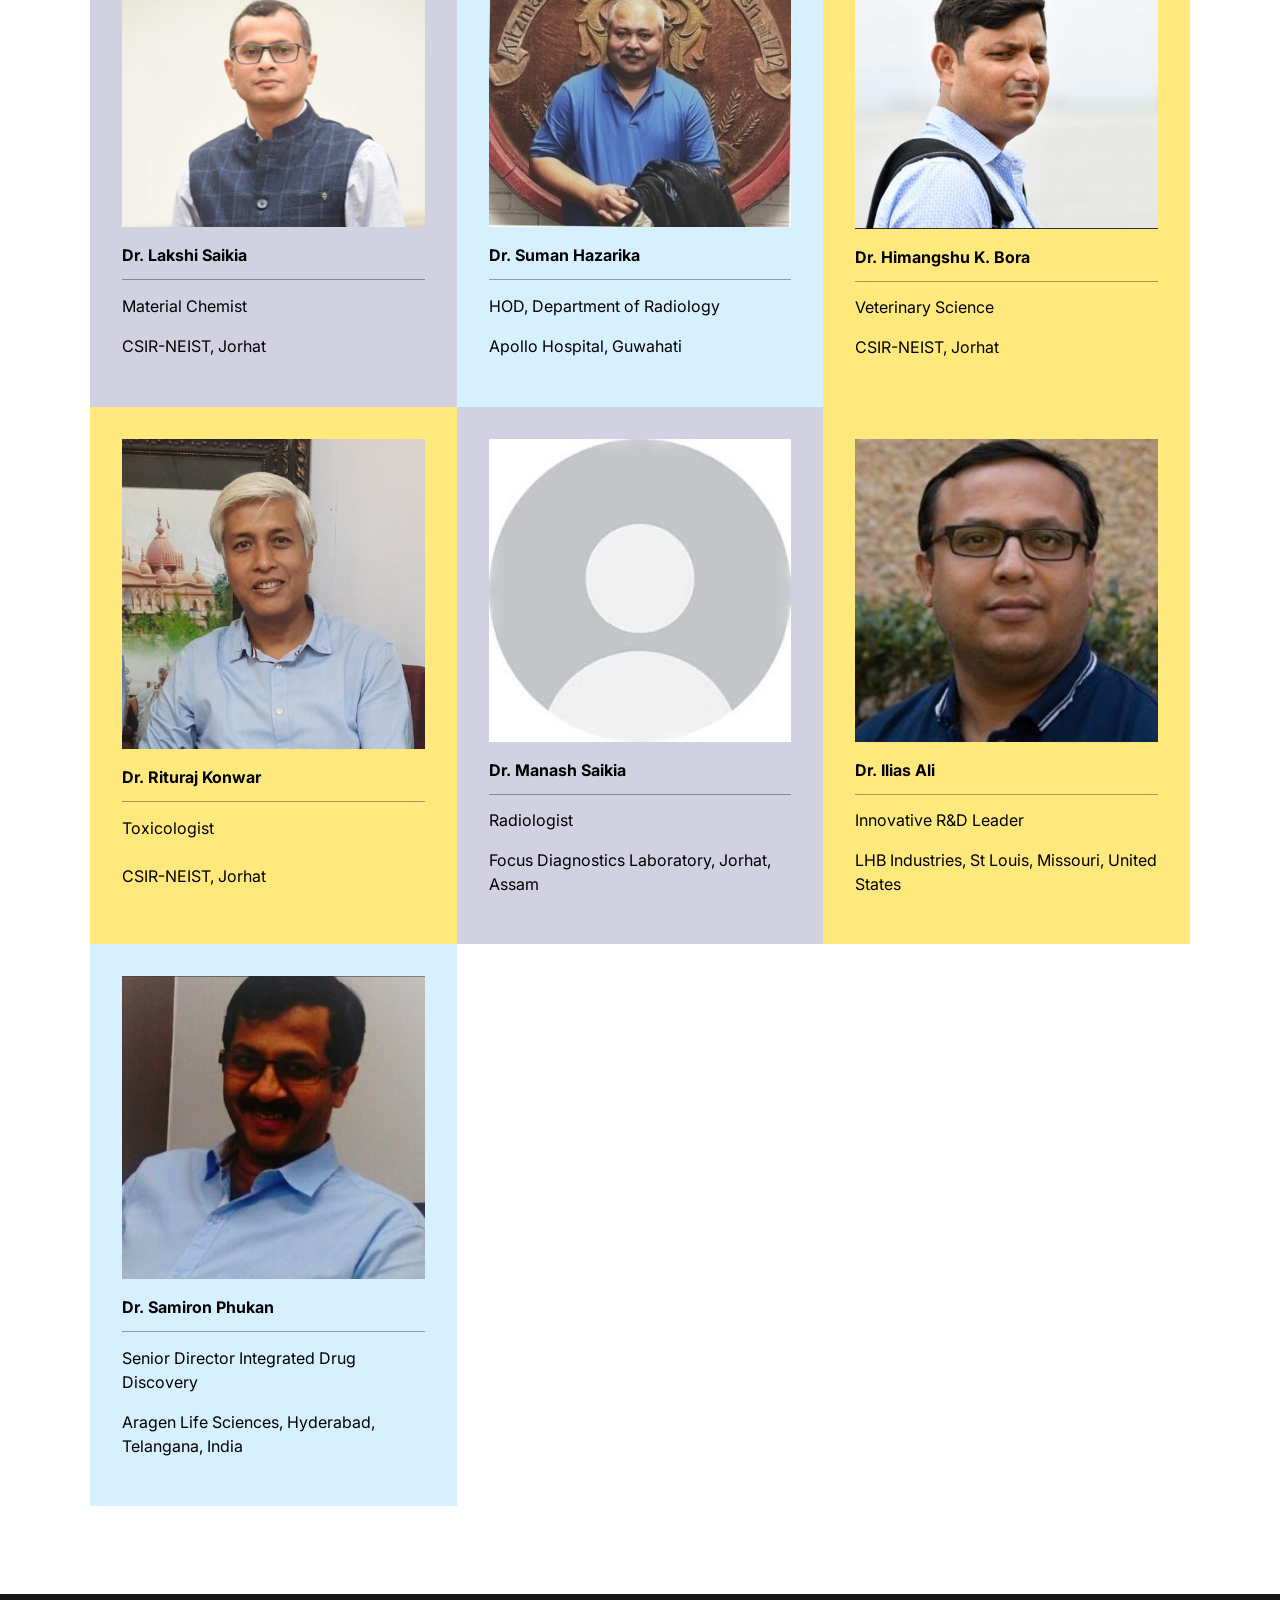
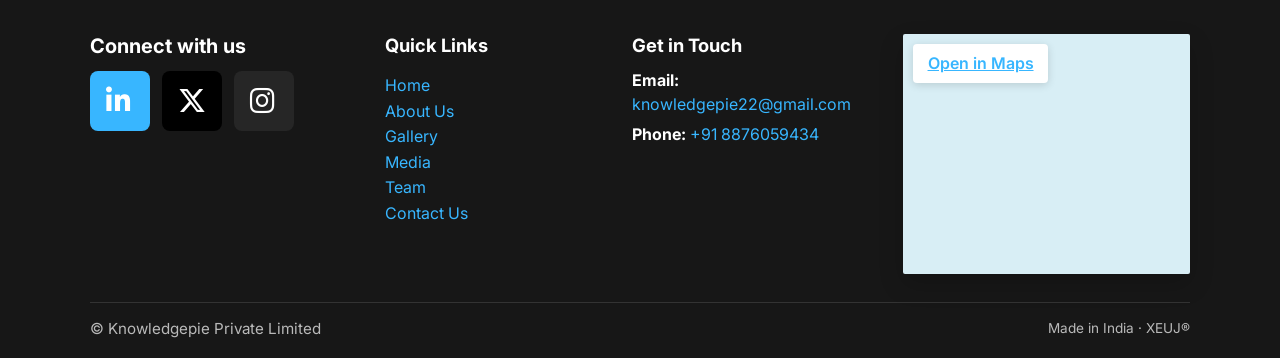
<file: team.html>
<!doctype html>
<html lang="en">

<head>
  <meta charset="utf-8" />
  <meta name="viewport" content="width=device-width,initial-scale=1" />
  <title>Team - Knowledgepie</title>
  <link rel="preconnect" href="https://fonts.gstatic.com" crossorigin>
  <link href="https://fonts.googleapis.com/css2?family=Inter:wght@300;400;600;700;800&display=swap" rel="stylesheet">
  <link rel="stylesheet" href="https://cdnjs.cloudflare.com/ajax/libs/font-awesome/6.5.2/css/all.min.css" crossorigin="anonymous" referrerpolicy="no-referrer" />
  <link rel="stylesheet" href="css/style.css">
  <link rel="icon" href="media/logo.png" type="image/png">
  <link rel="apple-touch-icon" href="media/logo.png">
</head>

<body class="page-team">
  <header class="site-header">
    <div class="container header-inner">
      <a class="brand" href="index.html">
        <img src="media/logo.png" alt="Knowledgepie logo" class="brand-logo">
        <span class="brand-text">Knowledgepie</span>
      </a>
      <button id="navToggle" class="nav-toggle" type="button" aria-label="Open menu" aria-expanded="false"
        aria-controls="siteNav">
        <span class="nav-toggle-icon nav-toggle-menu" aria-hidden="true">☰</span>
        <span class="nav-toggle-icon nav-toggle-close" aria-hidden="true">✕</span>
      </button>
      <nav id="siteNav" class="site-nav">
        <a href="index.html">Home</a>
        <a href="about.html">About Us</a>
        <a href="gallery.html">Gallery</a>
        <a href="media.html">Media</a>
        <a href="team.html">Team</a>
        <a href="contact.html">Contact Us</a>
      </nav>
    </div>
  </header>

  <main class="team-page">
    <div class="container">
      <section class="team-founder" aria-labelledby="founder-title">
        <figure class="team-founder-photo">
          <img src="media/team/madhulekha.jpg" alt="Dr. Madhulekha Gogoi" width="888" height="798">
        </figure>
        <div class="team-founder-content">
          <p class="team-founder-label">Director &amp; Co-founder</p>
          <h1 id="founder-title">Dr. Madhulekha Gogoi</h1>
          <div class="team-founder-bio">
            <p>An innovator, best described as a scientist, Madhulekha is committed to make a difference in people's
              life by her scientific and personal endeavors.</p>
            <p>She started her research journey with a mission 'to find a better diagnostic tool to detect cancer in
              early stage'. She is a nanotechnologist by training with a fascination for biology. Her research has been
              well cited. After actively pursuing research at the institutes of International repute, she cofounded
              Knowledgepie Pvt. Ltd. with the BIG grant received from BIRAC, DBT. She wants to translate her ideas and
              research from bench to hospital, to make an impact in oncology and to make significant contribution to the
              global fight against cancer.</p>
            <p>Dr. Madhulekha Gogoi has received PhD from Tezpur University and then did two post docs in IIT Guwahati
              and CSIR NEIST, Jorhat. She has published 11 papers in international journals and three book chapters till
              now. She has acquired two copyrights and one Indian patent granted (Ref no. 351940). She is the recipient
              of BIRAC BIG grant, DST Women Scientist Fellowship, DST National Post Doctoral Fellowship, DST Nanomission
              Post Doctoral Fellowship, DST INSPIRE Fellowship and gold medal in MSc in Nanoscience and Technology from
              Tezpur University, in 2008.</p>
          </div>
          <div class="team-founder-contact">
            <p><strong>Email:</strong> <a href="mailto:knowledgepie22@gmail.com">knowledgepie22@gmail.com</a></p>
            <p><strong>Phone:</strong> <a href="tel:+918876059434">8876059434</a></p>
          </div>
        </div>
      </section>

      <section class="team-section" aria-labelledby="our-team-title">
        <h2 id="our-team-title">Our Team</h2>
        <div class="team-cards">
          <article class="team-card team-card-yellow">
            <figure class="team-card-photo">
              <img src="media/team/aditya.jpg" alt="Mr. Aditya Man Borborah" width="322" height="368" loading="lazy">
            </figure>
            <h3>Mr. Aditya Man Borborah</h3>
            <hr>
            <p>Mr. Borborah is a B.Tech graduate from NIT Silchar and holds an MBA from NIT Trichy. He is an ex-employee
              of TCS with more than 10 years of experience in IT skills and management..</p>
            <a class="btn-contact" href="tel:+919707156777">Contact</a>
          </article>

          <article class="team-card team-card-purple">
            <figure class="team-card-photo">
              <img src="media/team/rituporna.jpg" alt="Ms. Rituporna Borgohain" width="360" height="339" loading="lazy">
            </figure>
            <h3>Ms. Rituporna Borgohain</h3>
            <hr>
            <p>Ms. Borgohain holds a BCA and an MBA and is currently involved in business development and organizational
              growth initiatives.</p>
            <a class="btn-contact" href="tel:+919678898705">Contact</a>
          </article>

          <article class="team-card team-card-blue">
            <figure class="team-card-photo">
              <img src="media/team/anusuya.jpg" alt="Ms. Anusuya Dutta" width="360" height="433" loading="lazy">
            </figure>
            <h3>Ms. Anusuya Dutta</h3>
            <hr>
            <p>Ms. Dutta holds an M.Sc. in Chemistry and is currently involved in product synthesis and development.</p>
            <a class="btn-contact" href="tel:+917896064354">Contact</a>
          </article>
        </div>
      </section>

      <section class="team-section" aria-labelledby="advisors-title">
        <h2 id="advisors-title">Scientific Advisors</h2>
        <div class="team-cards">
          <article class="team-card advisor-card team-card-purple">
            <figure class="team-card-photo">
              <img src="media/team/lakshi-saikia.jpg" alt="Dr. Lakshi Saikia" width="320" height="320" loading="lazy">
            </figure>
            <h3>Dr. Lakshi Saikia</h3>
            <hr>
            <p>Material Chemist</p>
            <p>CSIR-NEIST, Jorhat</p>
          </article>

          <article class="team-card advisor-card team-card-blue">
            <figure class="team-card-photo">
              <img src="media/team/suman-hazarika.jpg" alt="Dr. Suman Hazarika" width="333" height="333" loading="lazy">
            </figure>
            <h3>Dr. Suman Hazarika</h3>
            <hr>
            <p>HOD, Department of Radiology</p>
            <p>Apollo Hospital, Guwahati</p>
          </article>

          <article class="team-card advisor-card team-card-yellow">
            <figure class="team-card-photo">
              <img src="media/team/himangshu-bora.jpg" alt="Dr. Himangshu K. Bora" width="320" height="322"
                loading="lazy">
            </figure>
            <h3>Dr. Himangshu K. Bora</h3>
            <hr>
            <p>Veterinary Science</p>
            <p>CSIR-NEIST, Jorhat</p>
          </article>

          <article class="team-card advisor-card team-card-yellow">
            <figure class="team-card-photo">
              <img src="media/team/rituraj-konwar.jpg" alt="Dr. Rituraj Konwar" width="320" height="328" loading="lazy">
            </figure>
            <h3>Dr. Rituraj Konwar</h3>
            <hr>
            <p>Toxicologist</p>
            <p>CSIR-NEIST, Jorhat</p>
          </article>

          <article class="team-card advisor-card team-card-purple">
            <figure class="team-card-photo">
              <img src="media/team/150fa8800b0a0d5633abc1d1c4db3d87.jpg" alt="Dr. Manash Saikia" width="320" height="320" loading="lazy">
            </figure>
            <h3>Dr. Manash Saikia</h3>
            <hr>
            <p>Radiologist</p>
            <p>Focus Diagnostics Laboratory, Jorhat, Assam</p>
          </article>

          <article class="team-card advisor-card team-card-yellow">
            <figure class="team-card-photo">
              <img src="media/team/DR%20ILias%20Ali.jpg" alt="Dr. Ilias Ali" width="320" height="320" loading="lazy">
            </figure>
            <h3>Dr. Ilias Ali</h3>
            <hr>
            <p>Innovative R&amp;D Leader</p>
            <p>LHB Industries, St Louis, Missouri, United States</p>
          </article>

          <article class="team-card advisor-card team-card-blue">
            <figure class="team-card-photo">
              <img src="media/team/Dr%20Samiron%20Phukan.jpg" alt="Dr. Samiron Phukan" width="320" height="320" loading="lazy">
            </figure>
            <h3>Dr. Samiron Phukan</h3>
            <hr>
            <p>Senior Director Integrated Drug Discovery</p>
            <p>Aragen Life Sciences, Hyderabad, Telangana, India</p>
          </article>
        </div>
      </section>
    </div>
  </main>

  <footer class="site-footer">
    <div class="container footer-grid">
      <section class="footer-col footer-social" aria-labelledby="footer-connect-title">
        <h2 id="footer-connect-title">Connect with us</h2>
        <div class="social-links" aria-label="Social links">
          <a class="social-link linkedin" href="http://www.linkedin.com/in/knowledgepie-madhulekha-997b7b245" aria-label="LinkedIn">
            <i class="fa-brands fa-linkedin-in" aria-hidden="true"></i>
          </a>
          <a class="social-link x" href="https://x.com/knowledge_pie/" aria-label="X">
            <i class="fa-brands fa-x-twitter" aria-hidden="true"></i>
          </a>
          <a class="social-link instagram" href="https://www.instagram.com/knowledge_pie/" aria-label="Instagram">
            <i class="fa-brands fa-instagram" aria-hidden="true"></i>
          </a>
        </div>
      </section>

      <nav class="footer-col footer-links" aria-labelledby="footer-links-title">
        <h2 id="footer-links-title">Quick Links</h2>
        <a href="index.html">Home</a>
        <a href="about.html">About Us</a>
        <a href="gallery.html">Gallery</a>
        <a href="media.html">Media</a>
        <a href="team.html">Team</a>
        <a href="contact.html">Contact Us</a>
      </nav>

      <section class="footer-col footer-contact" aria-labelledby="footer-contact-title">
        <h2 id="footer-contact-title">Get in Touch</h2>
        <p><strong>Email:</strong> <a href="mailto:knowledgepie22@gmail.com">knowledgepie22@gmail.com</a></p>
        <p><strong>Phone:</strong> <a href="tel:+918876059434">+91 8876059434</a></p>
      </section>

      <section class="footer-col footer-map" aria-labelledby="footer-map-title">
        <h2 id="footer-map-title" class="sr-only">Map</h2>
        <div class="map-link">
          <a class="map-button" href="https://www.google.com/maps/search/?api=1&query=Knowledgepie%20Private%20Limited"
            target="_blank" rel="noreferrer">Open in Maps</a>
          <iframe title="Knowledgepie location preview"
            src="https://www.openstreetmap.org/export/embed.html?bbox=94.420%2C26.620%2C94.560%2C26.780&layer=mapnik"
            loading="lazy" referrerpolicy="no-referrer-when-downgrade"></iframe>
        </div>
      </section>
    </div>
      <div class="container footer-bottom">
      <div>© Knowledgepie Private Limited</div>
      <div class="small">Made in India · XEUJ®</div>
    </div>
  </footer>

  <button type="button" class="scroll-top" id="scrollTop" aria-label="Scroll to top">↑</button>

  <script src="js/main.js"></script>
</body>

</html>
</file>
<file: css/style.css>
:root{
  --color-primary:rgba(56, 182, 255, 1);
  --color-accent:#2ecc71;
  --color-surface:#f8f9ff;
  --color-text:#0b2540;
  --color-muted:#5b6b7a;
  --radius:10px;
  --max-width:1100px;
  font-size:16px;
}
*{box-sizing:border-box}
html,body{height:100%}
body{
  margin:0;
  font-family:Inter,system-ui,-apple-system,Segoe UI,Roboto,"Helvetica Neue",Arial;
  color:var(--color-text);
  background:var(--color-surface);
  -webkit-font-smoothing:antialiased;
}
.container{width:90%;max-width:var(--max-width);margin:0 auto}
.site-header{background:linear-gradient(180deg,rgba(255,255,255,0.96),rgba(255,255,255,0.92));position:sticky;top:0;z-index:40;border-bottom:1px solid rgba(56, 182, 255,0.06)}
.header-inner{display:flex;align-items:center;justify-content:space-between;padding:1rem 0;position:relative}
.brand{display:flex;align-items:center;gap:.5rem;font-weight:700;color:var(--color-primary);text-decoration:none;font-size:1.125rem;position:relative;z-index:70}
.brand-logo{height:36px;width:36px;object-fit:contain}
.brand-text{display:inline-block}
.nav-toggle{display:none;position:relative;z-index:70;width:2.75rem;height:2.75rem;padding:0;border:0;border-radius:8px;background:transparent;color:var(--color-primary);cursor:pointer;line-height:1}
.nav-toggle-icon{position:absolute;inset:0;display:flex;align-items:center;justify-content:center;font-size:1.4rem;transition:opacity .2s ease,transform .2s ease}
.nav-toggle-close{opacity:0;pointer-events:none;transform:scale(.85)}
.nav-toggle.is-open .nav-toggle-menu{opacity:0;pointer-events:none;transform:scale(.85)}
.nav-toggle.is-open .nav-toggle-close{opacity:1;pointer-events:auto;transform:scale(1)}
.site-nav{display:flex;align-items:center}
.site-nav a{margin-left:1rem;color:var(--color-text);text-decoration:none}
.site-nav a.active,.site-nav a[aria-current="page"]{color:var(--color-primary);font-weight:700}
.site-nav a.cta{padding:.5rem .75rem;border-radius:6px;background:var(--color-primary);color:white}
.hero{padding:3.25rem 0;background:linear-gradient(90deg,var(--color-surface),#ffffff)}
.hero-grid{display:grid;grid-template-columns:1fr 420px;gap:2rem;align-items:center}
.hero-copy h1{font-size:2rem;margin:0 0 .5rem}
.lead{color:var(--color-muted);margin:0 0 1rem}
.hero-ctas .btn{margin-right:.5rem}
.hero-visual{border-radius:14px;overflow:hidden;box-shadow:0 18px 40px rgba(11,37,64,.12)}
.hero-visual img{display:block;width:100%;height:100%;min-height:260px;object-fit:cover}
/* Home banner styles: large, readable overlay text */
.home-banner{position:relative;overflow:hidden;min-height:420px}
.home-banner-slide img{display:block;width:100%;height:100%;object-fit:cover}
.home-banner-overlay{position:absolute;inset:0;display:flex;align-items:center;justify-content:center;padding:2rem;text-align:center}
.home-banner-text{color:#fff;font-weight:800;font-size:clamp(1.6rem,4.5vw,3.4rem);line-height:1.03;max-width:1200px;padding:0 1rem;text-shadow:0 8px 30px rgba(11,37,64,.65);letter-spacing:-.01em}

/* Home intro (who we are) - image left, text right */
.home-intro-grid{display:grid;grid-template-columns:420px 1fr;gap:2.25rem;align-items:center;padding:3.25rem 0}
.home-intro-image{width:100%;height:100%;max-height:420px;object-fit:cover;border-radius:12px;box-shadow:0 20px 40px rgba(11,37,64,.08);display:block}
.home-about h2{margin:0 0 .6rem;font-size:clamp(1.9rem,4.5vw,3.2rem);line-height:1.02;color:var(--color-primary);font-weight:800}
.home-about-lead{margin:0;color:var(--color-muted);line-height:1.7;font-size:1.05rem}
.home-intro .eyebrow{margin-bottom:.6rem}
.mock-mri{height:260px;border-radius:14px;background:linear-gradient(135deg,var(--color-primary),rgba(56, 182, 255, 1));display:flex;align-items:center;justify-content:center;color:white;font-weight:700}
.page-hero{padding:2.5rem 0 1.25rem;background:linear-gradient(180deg,#ffffff,var(--color-surface))}
.page-hero-inner{max-width:760px}
.eyebrow{margin:0 0 .5rem;color:var(--color-primary);font-weight:700;letter-spacing:.08em;text-transform:uppercase;font-size:.8rem}
.page-hero h1{margin:0 0 .5rem;font-size:2.1rem;line-height:1.1}
.media-page{padding-bottom:1rem}
.media-hero{background:linear-gradient(180deg,#ffffff,#f3f8ff)}
.media-section{padding:0 0 3rem}
.media-grid{display:grid;grid-template-columns:1fr 1fr;gap:1.5rem;align-items:start}
.media-card{background:#fff;border-radius:14px;overflow:hidden;box-shadow:0 18px 40px rgba(11,37,64,.08);border:1px solid rgba(56,182,255,.08)}
.media-embed{position:relative;width:100%;background:#0b2540}
.media-embed-video{aspect-ratio:16/9}
.media-embed-post{min-height:620px}
.media-embed iframe{position:absolute;inset:0;width:100%;height:100%;border:0;display:block}
.section{padding:2.5rem 0}
.section.alt{background:#ffffff}

/* About page */
body.page-about{background:#fff}
.about-hero{position:relative;padding:2.25rem 0;background:#0b2540;overflow:hidden}
.about-hero::before{content:"";position:absolute;inset:0;background-image:url("../media/gallery/WhatsApp%20Image%202024-09-13%20at%203.11.59%20PM.jpeg");background-size:cover;background-position:center;opacity:.9;transform:scale(1.02)}
.about-hero::after{content:"";position:absolute;inset:0;background:linear-gradient(90deg,rgba(11,37,64,.62),rgba(11,37,64,.18))}
.about-hero-inner{position:relative;min-height:150px;display:flex;flex-direction:column;justify-content:center;color:#fff}
.about-hero h1{margin:0;font-size:clamp(2.2rem,5vw,3.1rem);line-height:1.05;font-weight:800}

.about-intro{padding:3rem 0;background:#fff}
.about-intro-grid{display:grid;grid-template-columns:1.1fr .9fr;gap:2.5rem;align-items:start}
.about-kicker-row{display:flex;align-items:center;gap:1rem}
.about-kicker{margin:0;color:rgba(56, 182, 255, 1);font-size:.85rem}
.about-kicker-line{width:26px;height:2px;background:rgba(56, 182, 255, 1);border-radius:1px;display:inline-block}
.about-title{margin:.75rem 0 .85rem;font-size:clamp(1.9rem,3.5vw,2.35rem);line-height:1.05;color:rgba(56, 182, 255, 1);font-weight:800}
.about-intro-lead{margin:0;color:var(--color-muted);line-height:1.65}

.about-logo-panel{display:grid;grid-template-columns:120px 1fr;gap:1rem;align-items:start}
.about-logo-box{width:120px;height:120px;border-radius:2px;background:rgba(56, 182, 255, 1);display:flex;align-items:center;justify-content:center;box-shadow:0 14px 34px rgba(11,37,64,.14)}
.about-logo-box img{width:92px;height:92px;object-fit:contain;background:#fff;border-radius:6px;padding:10px}
.about-logo-copy{margin:0;color:var(--color-muted);line-height:1.65}

.about-usps{padding:1.25rem 0 3.5rem;background:#fff}
.about-usps h2{margin:0 0 1.5rem;font-size:clamp(1.7rem,3vw,2.2rem);color:rgba(56, 182, 255, 1);font-weight:800}
.usp-item{display:grid;grid-template-columns:260px 1fr;gap:2rem;align-items:center;padding:1.85rem 0}
.usp-item + .usp-item{border-top:1px solid rgba(11,37,64,0.06)}
.usp-media{background:#fff;border-radius:4px;box-shadow:0 18px 40px rgba(11,37,64,.12);padding:1.15rem;display:flex;align-items:center;justify-content:center;min-height:155px}
.usp-media svg{width:100%;max-width:220px;height:auto;display:block}
.usp-content{padding-bottom:1rem;border-bottom:2px solid rgba(56, 182, 255, 0.65)}
.usp-content h3{margin:0 0 .55rem;color:rgba(56, 182, 255, 1);font-size:1.05rem;font-weight:800}
.usp-content p{margin:0;color:var(--color-muted);line-height:1.65;font-size:.95rem}

@media (max-width:880px){
  .about-intro-grid{grid-template-columns:1fr}
  .about-logo-panel{grid-template-columns:96px 1fr}
  .about-logo-box{width:96px;height:96px}
  .about-logo-box img{width:74px;height:74px;padding:8px}
  .usp-item{grid-template-columns:1fr;gap:1rem}
  .usp-media{max-width:440px}
}
@media (max-width:520px){
  .usp-media{max-width:100%}
}
.features{display:grid;grid-template-columns:repeat(auto-fit,minmax(200px,1fr));gap:1rem;margin-top:1rem}
.features article{background:white;padding:1rem;border-radius:10px;box-shadow:0 1px 4px rgba(11,37,64,0.04)}
.team-grid{display:grid;grid-template-columns:repeat(auto-fit,minmax(180px,1fr));gap:1rem;margin-top:1rem}
.card{background:white;padding:1rem;border-radius:10px;display:flex;flex-direction:column;align-items:center;text-align:center}
.avatar{width:64px;height:64px;border-radius:50%;background:var(--color-primary);color:white;display:flex;align-items:center;justify-content:center;font-weight:700;margin-bottom:.5rem}
.news-list{margin:0;padding-left:1.25rem;color:var(--color-muted)}
.contact-grid{display:grid;grid-template-columns:1fr 360px;gap:2rem;align-items:start}
.contact-form{background:white;padding:1rem;border-radius:10px;box-shadow:0 1px 6px rgba(11,37,64,0.04)}
.contact-form label{display:block;margin-bottom:.75rem}
.contact-form span{display:block;font-weight:600;margin-bottom:.25rem}
.contact-form input,.contact-form textarea{width:100%;padding:.5rem;border:1px solid #e6eefb;border-radius:6px}
.btn{display:inline-block;padding:.6rem 1rem;border-radius:8px;text-decoration:none;border:0;cursor:pointer}
.btn.primary{background:var(--color-primary);color:#fff}
.btn.ghost{background:transparent;border:1px solid rgba(56, 182, 255,0.12);color:var(--color-primary)}
.site-footer{padding:2.5rem 0 1.25rem;background:#171717;color:#fff}
.footer-grid{display:grid;grid-template-columns:1.1fr .9fr 1fr 1.2fr;gap:2rem;align-items:start}
.footer-col h2{margin:0 0 .85rem;font-size:1.15rem;line-height:1.2;color:#fff}
.footer-social h2{font-size:1.25rem}
.social-links{display:flex;gap:.75rem;flex-wrap:wrap}
.social-link{width:60px;height:60px;border-radius:8px;display:inline-flex;align-items:center;justify-content:center;text-decoration:none;color:#fff;transition:transform .2s ease,opacity .2s ease}
.social-link:hover{transform:translateY(-2px);opacity:.92}
.social-link svg,.social-link i{width:28px;height:28px;font-size:28px;display:block;line-height:1}
.social-link svg{fill:currentColor}
.social-link.linkedin{background:rgba(56, 182, 255, 1)}
.social-link.x{background:#000}
.social-link.instagram{background:#262626}
.footer-links{display:flex;flex-direction:column;gap:.35rem}
.footer-links a,.footer-contact a{color:rgba(56, 182, 255, 1);text-decoration:none}
.footer-links a:hover,.footer-contact a:hover{text-decoration:underline}
.footer-contact p{margin:0 0 .45rem;line-height:1.45}
.footer-map{min-width:0}
.map-link{position:relative;display:block;border-radius:2px;overflow:hidden;min-height:240px;background:#d8eef5;text-decoration:none;color:#fff;box-shadow:0 10px 24px rgba(0,0,0,.18)}
.map-button{position:absolute;top:10px;left:10px;z-index:2;display:inline-flex;align-items:center;gap:.35rem;padding:.6rem .9rem;border-radius:4px;background:#fff;color:rgba(56, 182, 255, 1);font-weight:600;box-shadow:0 2px 8px rgba(0,0,0,.14)}
.map-link iframe{position:absolute;inset:0;width:100%;height:100%;border:0;display:block;filter:saturate(1.02) contrast(1.02)}
.footer-bottom{display:flex;justify-content:space-between;align-items:center;gap:1rem;margin-top:1.75rem;padding-top:1rem;border-top:1px solid rgba(255,255,255,.12);color:rgba(255,255,255,.7);font-size:.95rem}
.sr-only{position:absolute;width:1px;height:1px;padding:0;margin:-1px;overflow:hidden;clip:rect(0,0,0,0);white-space:nowrap;border:0}
.muted{color:var(--color-muted)}
.small{font-size:.85rem}

/* Gallery page */
body.page-gallery{background:#fff}
.gallery-page{padding:2rem 0 3rem}
.gallery-page h1{margin:0 0 1.5rem;font-size:2rem;font-weight:800;color:#111}
.gallery-grid{display:grid;grid-template-columns:repeat(3,1fr);gap:1rem}
.gallery-item{position:relative;margin:0;padding:0;border:0;border-radius:4px;overflow:hidden;cursor:pointer;background:#e8eef5;text-align:left;aspect-ratio:1;transition:box-shadow .2s ease,transform .2s ease}
.gallery-item:hover,.gallery-item:focus-visible{box-shadow:0 8px 24px rgba(11,37,64,.14);transform:translateY(-2px);outline:2px solid rgba(56, 182, 255,.35);outline-offset:2px}
.gallery-item img{width:100%;height:100%;object-fit:cover;display:block;transition:transform .25s ease}
.gallery-item:hover img{transform:scale(1.03)}
.gallery-item-caption{position:absolute;left:0;right:0;bottom:0;padding:.55rem .65rem;font-size:.78rem;line-height:1.35;color:#fff;background:linear-gradient(transparent,rgba(0,0,0,.72))}
.gallery-loading,.gallery-empty{grid-column:1/-1;text-align:center;color:var(--color-muted);padding:2rem}
body.gallery-modal-open{overflow:hidden}
.gallery-lightbox{position:fixed;inset:0;z-index:100;display:flex;align-items:center;justify-content:center;padding:1rem}
.gallery-lightbox[hidden]{display:none}
.gallery-lightbox-backdrop{position:absolute;inset:0;background:rgba(11,37,64,.82);backdrop-filter:blur(3px)}
.gallery-lightbox-dialog{position:relative;width:min(1100px,100%);max-height:min(92vh,920px);display:flex;align-items:center;justify-content:center;gap:.5rem}
.gallery-lightbox-figure{margin:0;max-width:min(920px,100%);max-height:min(88vh,860px);display:flex;flex-direction:column;align-items:center}
.gallery-lightbox-figure img{max-width:100%;max-height:min(78vh,760px);width:auto;height:auto;object-fit:contain;display:block;border-radius:6px;box-shadow:0 20px 50px rgba(0,0,0,.35)}
.gallery-lightbox-figure figcaption{margin-top:.75rem;color:#fff;font-size:.95rem;line-height:1.45;text-align:center;max-width:720px}
.gallery-lightbox-figure figcaption{background:rgba(11,37,64,0.6);padding:.6rem .9rem;border-radius:8px;margin-top:.85rem}
.gallery-lightbox-figure figcaption[hidden]{display:none}
.gallery-lightbox-close{position:absolute;top:-2.75rem;right:0;z-index:3;width:2.5rem;height:2.5rem;border:0;border-radius:50%;background:rgba(255,255,255,.95);color:#111;font-size:1.5rem;line-height:1;cursor:pointer}
.gallery-lightbox-close:hover{background:#fff;color:var(--color-primary)}
.gallery-lightbox-nav{flex-shrink:0;width:2.75rem;height:2.75rem;border:0;border-radius:50%;background:rgba(255,255,255,.92);color:#111;font-size:1.35rem;line-height:1;cursor:pointer;box-shadow:0 2px 10px rgba(0,0,0,.2);position:absolute;top:50%;transform:translateY(-50%);z-index:6}
.gallery-lightbox-nav:hover:not(:disabled){background:#fff;color:var(--color-primary)}
.gallery-lightbox-nav:disabled{opacity:.35;cursor:default}
.gallery-lightbox-prev{left:.5rem}
.gallery-lightbox-next{right:.5rem}

@media (max-width:880px){
  .hero-grid{grid-template-columns:1fr}
  .home-intro-grid{grid-template-columns:1fr;gap:1.25rem;padding:2rem 0}
  .contact-grid{grid-template-columns:1fr}
  .footer-grid{grid-template-columns:1fr 1fr;gap:1.5rem}
  .footer-bottom{flex-direction:column;align-items:flex-start}
  .nav-toggle{display:block}
  .nav-toggle.is-open{color:#fff}
  .site-nav{position:fixed;inset:0;width:100%;height:100%;min-height:100vh;min-height:100dvh;display:none;flex-direction:column;align-items:center;justify-content:center;padding:5rem 1.5rem 2rem;gap:.75rem;background:linear-gradient(180deg,rgba(56,182,255,.97),rgba(42,160,235,.97));color:#fff;z-index:60;overflow-y:auto}
  .site-nav.open{display:flex}
  .site-nav a{display:block;width:min(320px,100%);margin:0;padding:.95rem 2rem;border-radius:12px;background:rgba(255,255,255,.08);color:#fff;text-decoration:none;font-weight:600;font-size:1.05rem;text-align:center}
  .site-nav a:hover,.site-nav a:focus-visible{background:rgba(255,255,255,.16);outline:2px solid rgba(255,255,255,.35);outline-offset:2px}
  .site-nav a.active,.site-nav a[aria-current="page"]{background:#fff;color:var(--color-primary)}
  .site-nav a.cta{background:#fff;color:var(--color-primary)}
  body.nav-open{overflow:hidden}
  .site-header.nav-open{background:transparent;border-bottom-color:transparent}
  .gallery-grid{grid-template-columns:repeat(2,1fr)}
}

@media (max-width:640px){
  .footer-grid{grid-template-columns:1fr}
  .map-link{min-height:220px}
  .gallery-grid{grid-template-columns:1fr}
  .gallery-lightbox-dialog{flex-direction:column;padding-top:2.5rem}
  .gallery-lightbox-close{top:.25rem;right:.25rem}
  .gallery-lightbox-nav{width:2.25rem;height:2.25rem}
  .media-grid{grid-template-columns:1fr}
  .media-embed-post{min-height:540px}
  /* Banner adjustments for small screens */
  .home-banner{min-height:320px}
  .home-banner-text{font-size:clamp(1.1rem,6vw,1.6rem)}
}

/* Team page */
body.page-team{background:#fff}
.team-page{padding:2rem 0 3rem}
.team-founder{display:grid;grid-template-columns:minmax(200px,27%) 1fr;gap:2rem;align-items:center;margin-bottom:3rem}
.team-founder-photo{margin:0;border-radius:4px;overflow:hidden}
.team-founder-photo img{display:block;width:100%;height:100%;min-height:320px;object-fit:cover;object-position:61% 50%}
.team-founder-label{margin:0 0 .35rem;font-size:1.05rem;font-weight:700;color:#000}
.team-founder h1{margin:0 0 1rem;font-size:2rem;line-height:1.15;color:#000}
.team-founder-bio p{margin:0 0 1rem;line-height:1.6;color:#111}
.team-founder-contact{margin-top:.5rem}
.team-founder-contact p{margin:0 0 .35rem}
.team-founder-contact a{color:var(--color-primary)}
.team-section{margin-bottom:2.5rem}
.team-section > h2{margin:0 0 1.25rem;font-size:1.75rem;font-weight:700;color:#000}
.team-cards{display:grid;grid-template-columns:repeat(3,1fr);gap:0}
.team-card{padding:2rem;color:#000;display:flex;flex-direction:column;align-items:stretch;text-align:left}
.team-card-photo{margin:0 0 1rem}
.team-card-photo img{display:block;width:100%;max-width:360px;height:auto;object-fit:cover}
.team-card h3{margin:0 0 .75rem;font-size:1rem;line-height:1.5}
.team-card hr{width:100%;margin:0 0 .85rem;border:0;border-top:1px solid rgba(0,0,0,.35)}
.team-card p{margin:0 0 1rem;line-height:1.5;flex:1}
.team-card-yellow{background:#ffe97d}
.team-card-purple{background:#d1d1e1}
.team-card-blue{background:rgba(56, 182, 255, 0.2)}
.btn-contact{display:block;width:100%;margin-top:auto;padding:.85rem 1rem;border:0;border-radius:0;background:#000;color:#fff;text-align:center;text-decoration:none;font-weight:600;font-size:1rem;cursor:pointer}
.btn-contact:hover{background:#222;color:#fff}
.advisor-card .team-card-photo img{max-width:100%}
.scroll-top{position:fixed;right:1.25rem;bottom:1.25rem;width:44px;height:44px;border:0;border-radius:4px;background:var(--color-primary);color:#fff;font-size:1.25rem;line-height:1;cursor:pointer;opacity:0;visibility:hidden;transition:opacity .2s,visibility .2s;z-index:30;box-shadow:0 4px 12px rgba(56, 182, 255,.35)}
.scroll-top.visible{opacity:1;visibility:visible}

@media (max-width:900px){
  .team-founder{grid-template-columns:1fr}
  .team-founder-photo img{min-height:280px;max-height:420px}
  .team-cards{grid-template-columns:1fr}
  .team-card-photo img{max-width:100%}
}

@media (min-width:641px) and (max-width:900px){
  .team-cards{grid-template-columns:repeat(2,1fr)}
}

/* News page */
body.page-news{background:#f3f4f6}
.news-page{padding:2rem 0 3rem}
.news-section .container{display:flex;flex-direction:column;gap:2rem}
.news-grid{display:grid;grid-template-columns:repeat(3,1fr);gap:1.5rem}
.news-card{background:#fff;border-radius:8px;overflow:hidden;box-shadow:0 2px 12px rgba(11,37,64,.08);display:flex;flex-direction:column;cursor:pointer;transition:box-shadow .2s ease,transform .2s ease;border:0;text-align:left;width:100%}
.news-card:hover,.news-card:focus-visible{box-shadow:0 8px 24px rgba(11,37,64,.14);transform:translateY(-2px);outline:2px solid rgba(56, 182, 255,.35);outline-offset:2px}
.news-card-media{display:block;aspect-ratio:16/10;overflow:hidden;background:#e8eef5;pointer-events:none}
.news-card-media img{width:100%;height:100%;object-fit:cover;display:block;transition:transform .25s ease}
.news-card:hover .news-card-media img{transform:scale(1.03)}
.news-card-body{padding:1rem 1.1rem 1.25rem;flex:1;display:flex;flex-direction:column;pointer-events:none}
.news-card-title{margin:0 0 .45rem;font-size:1.05rem;line-height:1.35;font-weight:700;color:#111}
.news-card-meta{margin:0 0 .65rem;font-size:.85rem;color:var(--color-primary)}
.news-card-excerpt{margin:0;font-size:.9rem;line-height:1.55;color:var(--color-muted);flex:1}
body.news-modal-open{overflow:hidden}
.news-modal{position:fixed;inset:0;z-index:100;display:flex;align-items:center;justify-content:center;padding:1.25rem}
.news-modal[hidden]{display:none}
.news-modal-backdrop{position:absolute;inset:0;background:rgba(11,37,64,.65);backdrop-filter:blur(2px)}
.news-modal-dialog{position:relative;width:min(920px,100%);max-height:min(90vh,900px);background:#fff;border-radius:12px;box-shadow:0 24px 60px rgba(0,0,0,.28);display:flex;flex-direction:column;overflow:hidden}
.news-modal-close{position:absolute;top:.75rem;right:.75rem;z-index:3;width:2.5rem;height:2.5rem;border:0;border-radius:50%;background:rgba(255,255,255,.95);color:#111;font-size:1.5rem;line-height:1;cursor:pointer;box-shadow:0 2px 8px rgba(0,0,0,.12)}
.news-modal-close:hover{background:#fff;color:var(--color-primary)}
.news-modal-scroll{overflow-y:auto;overscroll-behavior:contain}
.news-modal-image{width:100%;max-height:min(52vh,480px);object-fit:cover;display:block;background:#e8eef5}
.news-modal-body{padding:1.5rem 1.75rem 2rem}
.news-modal-date{display:block;margin:0 0 .5rem;font-size:.9rem;color:var(--color-primary);font-weight:600}
.news-modal-title{margin:0 0 1rem;font-size:clamp(1.35rem,2.5vw,1.85rem);line-height:1.25;color:#111}
.news-modal-content p{margin:0 0 1rem;font-size:1rem;line-height:1.65;color:#333}
.news-modal-content p:last-child{margin-bottom:0}
.news-modal-gallery{margin-top:1.75rem;padding-top:1.5rem;border-top:1px solid #e6eefb}
.news-modal-gallery[hidden]{display:none}
.news-modal-gallery-title{margin:0 0 1rem;font-size:1.1rem;font-weight:700;color:#111}
.news-modal-gallery-grid{display:grid;grid-template-columns:repeat(auto-fill,minmax(220px,1fr));gap:1rem}
.news-modal-gallery-item{margin:0;border-radius:8px;overflow:hidden;background:#f0f4f8;box-shadow:0 2px 8px rgba(11,37,64,.08)}
.news-modal-gallery-item img{width:100%;aspect-ratio:4/3;object-fit:cover;display:block}
.news-modal-gallery-item figcaption{padding:.5rem .65rem;font-size:.8rem;line-height:1.4;color:var(--color-muted);background:#fff}
.news-modal-image[hidden]{display:none}
.news-loading,.news-empty{grid-column:1/-1;text-align:center;padding:2rem}
.news-pagination{display:flex;align-items:center;justify-content:center;gap:.5rem;flex-wrap:wrap}
.news-pagination-pages{display:flex;align-items:center;gap:.35rem}
.news-page-btn,.news-pagination-next{border:0;background:transparent;color:var(--color-primary);font:inherit;cursor:pointer;padding:.35rem .55rem;text-decoration:none}
.news-page-btn{min-width:2rem;min-height:2rem;border-radius:4px;font-weight:600}
.news-page-btn.is-active{background:var(--color-primary);color:#fff}
.news-page-btn:hover:not(.is-active),.news-pagination-next:hover{text-decoration:underline}
.news-pagination-next{font-weight:600;padding-left:.75rem}

@media (max-width:960px){
  .news-grid{grid-template-columns:repeat(2,1fr)}
}
@media (max-width:640px){
  .news-grid{grid-template-columns:1fr}
  .news-page{padding:1.25rem 0 2rem}
  .news-modal{padding:.75rem}
  .news-modal-body{padding:1.1rem 1.15rem 1.5rem}
  .news-modal-close{top:.5rem;right:.5rem}
}

/* Contact page (matches provided design) */
body.page-contact{background:#f5f8ff}

.contact-page{padding:2.5rem 0 4rem}
.contact-layout{
  display:grid;
  grid-template-columns:minmax(0,1fr) minmax(340px,560px);
  gap:2.5rem;
  align-items:start;
}

.contact-heading{
  margin:0;
  font-size:clamp(1.8rem,3vw,2.3rem);
  font-weight:800;
  letter-spacing:-.01em;
}
.contact-underline{
  width:56px;
  height:4px;
  margin:1rem 0 1.5rem;
  background:var(--color-primary);
  border-radius:3px;
}

.contact-info{display:flex;flex-direction:column;gap:1.35rem}
.contact-info-item{display:flex;gap:1rem;align-items:flex-start}
.contact-info-icon{
  width:60px;
  height:60px;
  border-radius:14px;
  background:#e7f0ff;
  color:var(--color-primary);
  display:flex;
  align-items:center;
  justify-content:center;
  box-shadow:0 10px 20px rgba(11,37,64,.06);
}
.contact-info-icon svg{width:26px;height:26px}
.contact-info-kicker{
  font-size:.75rem;
  letter-spacing:.14em;
  text-transform:uppercase;
  color:#6b7b8b;
  font-weight:700;
  margin:0 0 .25rem;
}
.contact-info-value{
  color:#0b2540;
  text-decoration:none;
  font-weight:700;
  font-size:1.05rem;
  line-height:1.4;
  word-break:break-word;
}
.contact-info-value:hover{text-decoration:underline}
.contact-info-lines{display:flex;flex-direction:column;gap:.25rem}

.contact-address-grid{
  margin-top:2.1rem;
  display:grid;
  grid-template-columns:repeat(2,minmax(0,1fr));
  gap:1.25rem;
}
.contact-address-card{
  background:#fff;
  border:1px solid rgba(11,37,64,.12);
  border-radius:14px;
  padding:1.25rem 1.25rem 1.15rem;
  box-shadow:0 18px 40px rgba(11,37,64,.08);
}
.contact-address-head{display:flex;gap:.65rem;align-items:center;margin-bottom:.8rem}
.contact-address-icon{
  width:34px;
  height:34px;
  border-radius:10px;
  background:#f0f6ff;
  color:var(--color-primary);
  display:flex;
  align-items:center;
  justify-content:center;
}
.contact-address-icon svg{width:18px;height:18px}
.contact-address-title{margin:0;font-size:1rem;font-weight:800;color:#0b2540}
.contact-address-text{margin:0;font-style:normal;color:#3b4b5a;line-height:1.6}

.contact-maps-btn{
  margin-top:1rem;
  background:var(--color-primary);
  color:#fff;
  padding:.7rem 1rem;
  border-radius:10px;
  font-weight:800;
}
.contact-maps-btn:hover{filter:brightness(.95)}

.contact-form-card{
  background:#fff;
  border:1px solid rgba(11,37,64,.14);
  border-radius:14px;
  padding:2rem 2rem 1.6rem;
  box-shadow:0 22px 55px rgba(11,37,64,.12);
}
.form-field{margin-bottom:1.15rem}
.form-field label{display:block;font-weight:700;color:#5b6b7a;font-size:.9rem;margin:0 0 .45rem}
.form-field input,.form-field textarea{
  width:100%;
  padding:.9rem 1rem;
  border:1px solid #c9d8f3;
  background:#eaf2ff;
  border-radius:8px;
  font:inherit;
  color:#0b2540;
}
.form-field textarea{resize:vertical;min-height:140px}
.form-field input:focus,.form-field textarea:focus{outline:2px solid rgba(56, 182, 255,.25);outline-offset:2px}

.contact-submit{
  width:100%;
  display:flex;
  align-items:center;
  justify-content:center;
  gap:.75rem;
  padding:1.05rem 1rem;
  border:0;
  border-radius:10px;
  background:#035bb0;
  color:#fff;
  font:inherit;
  font-weight:800;
  cursor:pointer;
  box-shadow:0 12px 24px rgba(3,91,176,.25);
}
.contact-submit:hover{background:rgba(40, 160, 230, 1)}
.contact-submit-arrow{font-weight:900}

.contact-note{
  margin:.9rem 0 0;
  text-align:center;
  color:#7a8694;
  font-size:.88rem;
  font-style:italic;
}

body.page-contact .scroll-top{background:var(--color-primary)}

@media (max-width:960px){
  .contact-layout{grid-template-columns:1fr}
  .contact-form-card{padding:1.6rem 1.35rem}
}

@media (max-width:720px){
  .contact-address-grid{grid-template-columns:1fr}
  .contact-info-icon{width:54px;height:54px;border-radius:12px}
}

/* Homepage */
body.page-home{background:#fff}
.home-main{padding:0}
.home-section{padding:clamp(2.5rem,5vw,4rem) 0}
.home-section.alt{background:var(--color-surface)}
.home-section-title{margin:0 0 1.75rem;font-size:clamp(1.6rem,3vw,2.1rem);font-weight:800;color:var(--color-primary);line-height:1.15}

.home-banner{position:relative;min-height:100vh;min-height:100dvh;overflow:hidden;background:#0b2540}
.home-banner-track{position:relative;width:100%;height:100%;min-height:inherit}
.home-banner-slide{position:absolute;inset:0;margin:0;opacity:0;visibility:hidden;transition:opacity .6s ease,visibility .6s ease;z-index:0}
.home-banner-slide.is-active{opacity:1;visibility:visible;z-index:1}
.home-banner-slide img{width:100%;height:100%;min-height:100vh;min-height:100dvh;object-fit:cover;display:block}
.home-banner-overlay{position:absolute;inset:0;display:flex;align-items:center;justify-content:center;padding:clamp(2rem,6vw,4rem);text-align:center;background:linear-gradient(180deg,rgba(30,120,200,.4) 0%,rgba(11,37,64,.58) 50%,rgba(11,37,64,.48) 100%)}
.home-banner-text{margin:0;max-width:min(960px,92%);font-size:clamp(1.5rem,3.8vw,2.75rem);font-weight:800;line-height:1.25;color:#fff;text-shadow:0 2px 28px rgba(0,0,0,.45)}
.home-banner .home-carousel-btn{position:absolute;top:50%;transform:translateY(-50%) scale(.96);z-index:5;opacity:0;pointer-events:none;transition:opacity .25s ease,transform .25s ease}
.home-banner-prev{left:clamp(.5rem,2vw,1.25rem)}
.home-banner-next{right:clamp(.5rem,2vw,1.25rem)}
.home-banner-dots{position:absolute;bottom:1.25rem;left:50%;transform:translateX(-50%);display:flex;gap:.5rem;z-index:5;opacity:0;pointer-events:none;transition:opacity .25s ease}
.home-banner-dots button{width:10px;height:10px;padding:0;border:0;border-radius:50%;background:rgba(255,255,255,.45);cursor:pointer;transition:transform .2s,background .2s}
.home-banner-dots button.is-active{background:#fff;transform:scale(1.15)}
.home-carousel-btn{width:3rem;height:3rem;border:0;border-radius:50%;background:rgba(255,255,255,.92);color:var(--color-text);font-size:1.75rem;line-height:1;cursor:pointer;box-shadow:0 4px 20px rgba(11,37,64,.2);transition:background .2s,color .2s,transform .2s}
.home-carousel-btn:hover{background:#fff;color:var(--color-primary);transform:translateY(-50%) scale(1.05)}
.home-banner .home-carousel-btn:hover{transform:translateY(-50%) scale(1.05)}

@media (hover:hover){
  .home-banner:hover .home-carousel-btn,
  .home-banner:focus-within .home-carousel-btn,
  .home-banner:hover .home-banner-dots,
  .home-banner:focus-within .home-banner-dots{opacity:1;pointer-events:auto}

  .home-banner:hover .home-carousel-btn,
  .home-banner:focus-within .home-carousel-btn{transform:translateY(-50%) scale(1)}
}

@media (hover:none){
  .home-banner .home-carousel-btn,
  .home-banner-dots{opacity:1;pointer-events:auto;transform:translateY(-50%) scale(1)}

  .home-banner-dots{transform:translateX(-50%)}
}

.home-intro-grid{display:grid;grid-template-columns:1fr 1fr;gap:clamp(1.5rem,4vw,3rem);align-items:stretch}
.home-intro-col{display:flex;flex-direction:column}
.home-about{text-align:center;justify-content:center}
.home-about h2{margin:.25rem 0 1rem;font-size:clamp(1.75rem,3.5vw,2.35rem);font-weight:800;color:var(--color-primary)}
.home-about-lead{margin:0;font-size:1.05rem;line-height:1.7;color:var(--color-muted)}
.home-xeuj-card{height:100%;padding:clamp(1.5rem,4vw,2.5rem);background:linear-gradient(135deg,rgba(56,182,255,.08),#fff);border-radius:var(--radius);border:1px solid rgba(56,182,255,.12);box-shadow:0 18px 40px rgba(11,37,64,.06)}
.home-xeuj-card h2{margin:.25rem 0 .75rem;font-size:clamp(1.75rem,3vw,2.2rem);color:var(--color-primary)}
.home-xeuj-card p{margin:0;line-height:1.65;color:var(--color-text)}

.home-mission-tech-grid{display:grid;grid-template-columns:1fr;gap:clamp(1.5rem,4vw,3rem);align-items:stretch}
.home-mission-tech-copy{display:grid;grid-template-columns:1fr 1fr;gap:clamp(1rem,2.5vw,1.75rem);align-items:start}
.home-pillar{background:#fff;padding:1.35rem 1.5rem;border-radius:var(--radius);box-shadow:0 8px 24px rgba(11,37,64,.06)}
.home-pillar h3{margin:0 0 .6rem;font-size:1.15rem}
.home-pillar p{margin:0;line-height:1.65}
.home-pillar--mission{background:var(--color-primary);color:#fff}
.home-pillar--mission h3,.home-pillar--mission p{color:#fff}
.home-pillar--tech{background:#fff;color:var(--color-text);border-left:4px solid var(--color-primary)}
.home-pillar--tech h3{color:var(--color-primary)}
.home-pillar--tech p{color:var(--color-muted)}
/* removed visual image block (no longer used) */

.home-uniqueness-grid{display:grid;grid-template-columns:repeat(3,1fr);gap:1.5rem}
.home-unique-card{background:#fff;border-radius:var(--radius);overflow:hidden;box-shadow:0 10px 28px rgba(11,37,64,.08);display:flex;flex-direction:column;height:100%}
.home-unique-media{aspect-ratio:4/3;overflow:hidden;background:#e8eef5}
.home-unique-media img{width:100%;height:100%;object-fit:cover;display:block}
.home-unique-card h3{margin:1rem 1.1rem .5rem;font-size:1.05rem;color:var(--color-primary)}
.home-unique-card p{margin:0 1.1rem 1.25rem;line-height:1.6;color:var(--color-muted);flex:1}

.home-partners-carousel{overflow:hidden;padding:1rem 0;mask-image:linear-gradient(90deg,transparent,#000 6%,#000 94%,transparent);-webkit-mask-image:linear-gradient(90deg,transparent,#000 6%,#000 94%,transparent)}
.home-partners-track{display:flex;align-items:center;gap:clamp(2rem,4vw,3.5rem);width:max-content;will-change:transform}
.home-partners-track img{height:clamp(72px,12vw,120px);width:auto;max-width:min(280px,28vw);object-fit:contain;flex-shrink:0;filter:grayscale(.1);opacity:1}

.home-applications-grid{display:grid;grid-template-columns:1fr 1fr;gap:clamp(1.5rem,4vw,3rem);align-items:center}
.home-applications-list{margin:0;padding-left:1.2rem;color:var(--color-muted);line-height:1.65}
.home-applications-list li{margin-bottom:.85rem}
.home-applications-list li:last-child{margin-bottom:0}
.home-applications-visual img{width:100%;height:auto;display:block;border-radius:var(--radius);box-shadow:0 18px 40px rgba(11,37,64,.1)}

.home-news-header{display:flex;align-items:flex-end;justify-content:space-between;gap:1rem;flex-wrap:wrap;margin-bottom:1.5rem}
.home-news-header .home-section-title{margin-bottom:0}
.home-news-all{font-weight:600;color:var(--color-primary);text-decoration:none;white-space:nowrap}
.home-news-all:hover{text-decoration:underline}
.home-news-grid{display:grid;grid-template-columns:repeat(5,1fr);gap:1.25rem}
.home-news-grid .news-card-title{font-size:.95rem}
.home-news-grid .news-card-excerpt{font-size:.82rem;display:-webkit-box;-webkit-box-orient:vertical;-webkit-line-clamp:3;overflow:hidden}
.home-news-grid .news-loading,.home-news-grid .news-empty{grid-column:1/-1;text-align:center;padding:2rem}
@media (max-width:1200px){
  .home-news-grid{grid-template-columns:repeat(3,1fr)}
}
@media (max-width:768px){
  .home-news-grid{grid-template-columns:repeat(2,1fr)}
}
@media (max-width:480px){
  .home-news-grid{grid-template-columns:1fr}
}

.home-cta{padding:clamp(3rem,6vw,5rem) 0;background:linear-gradient(135deg,var(--color-primary),rgba(42,160,235,1));color:#fff;text-align:center}
.home-cta-inner{max-width:640px;margin:0 auto}
.home-cta h2{margin:0 0 1.25rem;font-size:clamp(1.75rem,4vw,2.5rem);font-weight:800}
.home-cta-btn{margin-bottom:2rem;background:#fff;color:var(--color-primary);font-weight:700}
.home-cta-btn:hover{filter:brightness(.96)}
.home-stats{display:flex;justify-content:center;gap:clamp(2rem,8vw,5rem);flex-wrap:wrap}
.home-stat{display:flex;flex-direction:column;gap:.25rem}
.home-stat-value{font-size:clamp(2rem,5vw,2.75rem);font-weight:800;line-height:1}
.home-stat-label{font-size:.95rem;opacity:.92;letter-spacing:.04em}

@media (max-width:960px){
  .home-intro-grid{grid-template-columns:1fr}
  .home-uniqueness-grid{grid-template-columns:1fr}
  .home-mission-tech-grid{grid-template-columns:1fr}
  .home-mission-tech-copy{grid-template-columns:1fr}
  .home-applications-grid{grid-template-columns:1fr}
  .home-applications-visual{max-width:480px;margin:0 auto}
}

@media (max-width:640px){
  .home-banner-text{font-size:1.25rem}
  .home-carousel-btn{width:2.5rem;height:2.5rem;font-size:1.4rem}
  .home-banner-overlay{padding:1.25rem 1rem}
}
</file>
